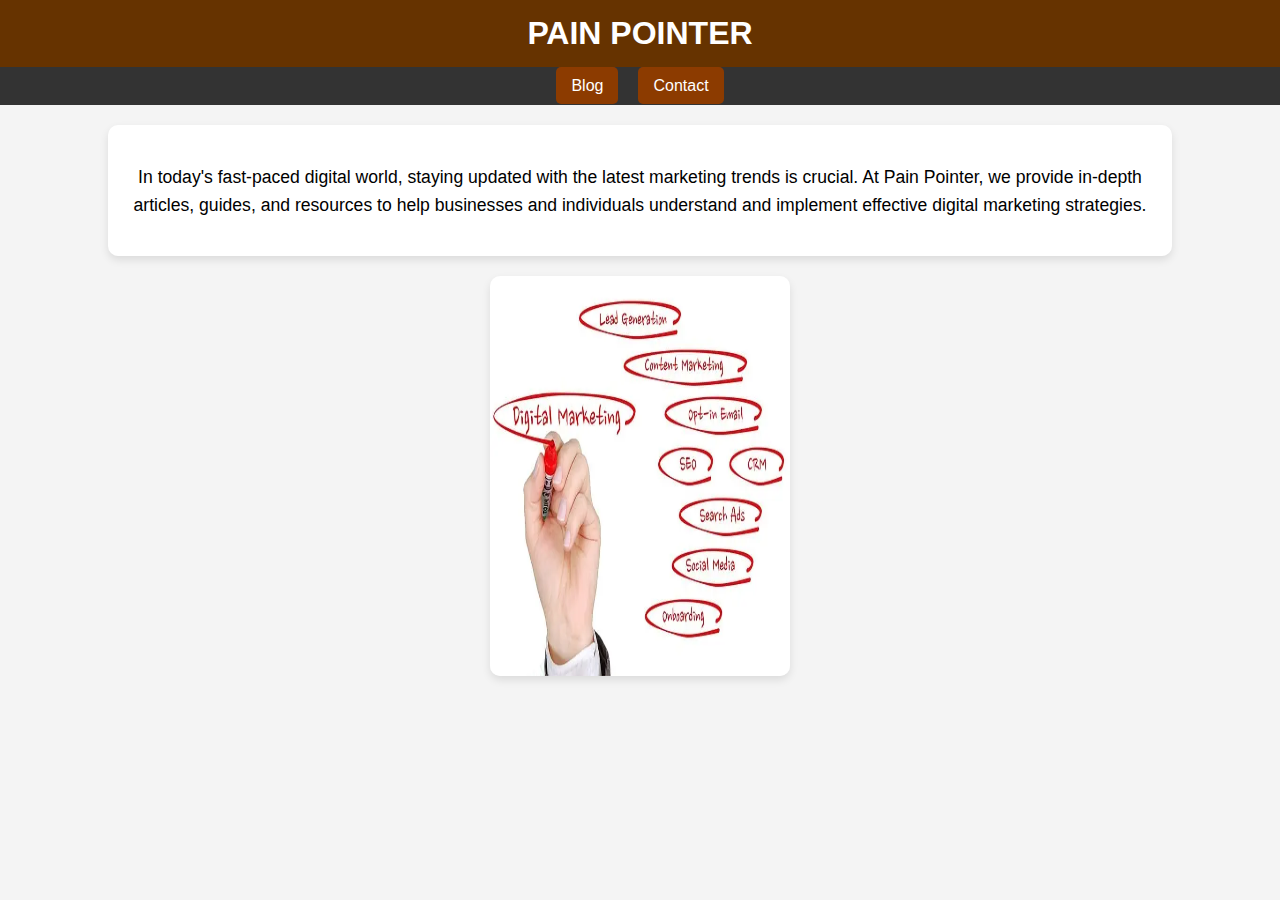
<file: index.html>
<!--<!DOCTYPE html>
<html lang="en">
  <head>
    <meta charset="UTF-8" />
    <meta name="viewport" content="width=device-width, initial-scale=1.0" />
    <title>PAIN POINTER</title>
    <link rel="stylesheet" href="style.css" />
  </head>
  <body>
  
    <h1 class=>PAIN POINTER </h1>
    <ul class="sections">
<li><a href="blog.html" target="_blank"> blog </a></li>
<!--
<li><a href="resources.html" target="_blank">resources</a></li>
<li><a href="products-page.html " target="_blank"> products</a> </li>
<li> <a href="newsletter.html" target="_blank">newsletter</a></li>
    
<li><a href="contact.html" target="_blank">contact</a> </li>



    </ul>

   <p class="intro">
     <br>In today's fast-paced digital world</br><br>staying updated with the latest marketing trends is crucial</br><br>At pain pointer, we provide in-depth articles, guides, and resources</br><br> to help businesses and individuals understand and implement effective digital marketing strategies.</br>
      
     
      </p>
      <img class="first-img" src="digital-marketing01.jpg" alt="digital-marketing" width="200px" height="200px">



  </body>
</html>-->

<!DOCTYPE html>
<html lang="en">
  <head>
    <meta charset="UTF-8" />
    <meta name="viewport" content="width=device-width, initial-scale=1.0" />
<meta name="description" content="Learn the latest digital marketing strategies, SEO, social media marketing, and more. Master online marketing skills with expert guidance and hands-on tutorials.">

    <title>Pain Pointer</title>
    <link rel="stylesheet" href="style.css" />
  </head>
  <body>
    <!-- Header Section -->
    <header>
      <h1>PAIN POINTER</h1>
    </header>

    <!-- Navigation Section -->
    <nav>
      <ul class="sections">
        <li><a href="blog.html" target="_blank">Blog</a></li>
        <!-- Uncomment these if needed -->
        <!-- <li><a href="resources.html" target="_blank">Resources</a></li> -->
        <!-- <li><a href="products-page.html" target="_blank">Products</a></li> -->
        <!-- <li><a href="newsletter.html" target="_blank">Newsletter</a></li> -->
        <li><a href="contact.html" target="_blank">Contact</a></li>
      </ul>
    </nav>

    <!-- Introduction Section -->
    <section class="intro">
      <p>
        In today's fast-paced digital world, staying updated with the latest
        marketing trends is crucial. At Pain Pointer, we provide in-depth
        articles, guides, and resources to help businesses and individuals
        understand and implement effective digital marketing strategies.
      </p>
    </section>

    <!-- Image Section -->
    <section class="image-section">
      <img
        class="first-img"
        src="digital-marketing.webp"
        alt="Digital Marketing"
width="600"
height="400"
      />
    </section>
  </body>
</html>
</file>
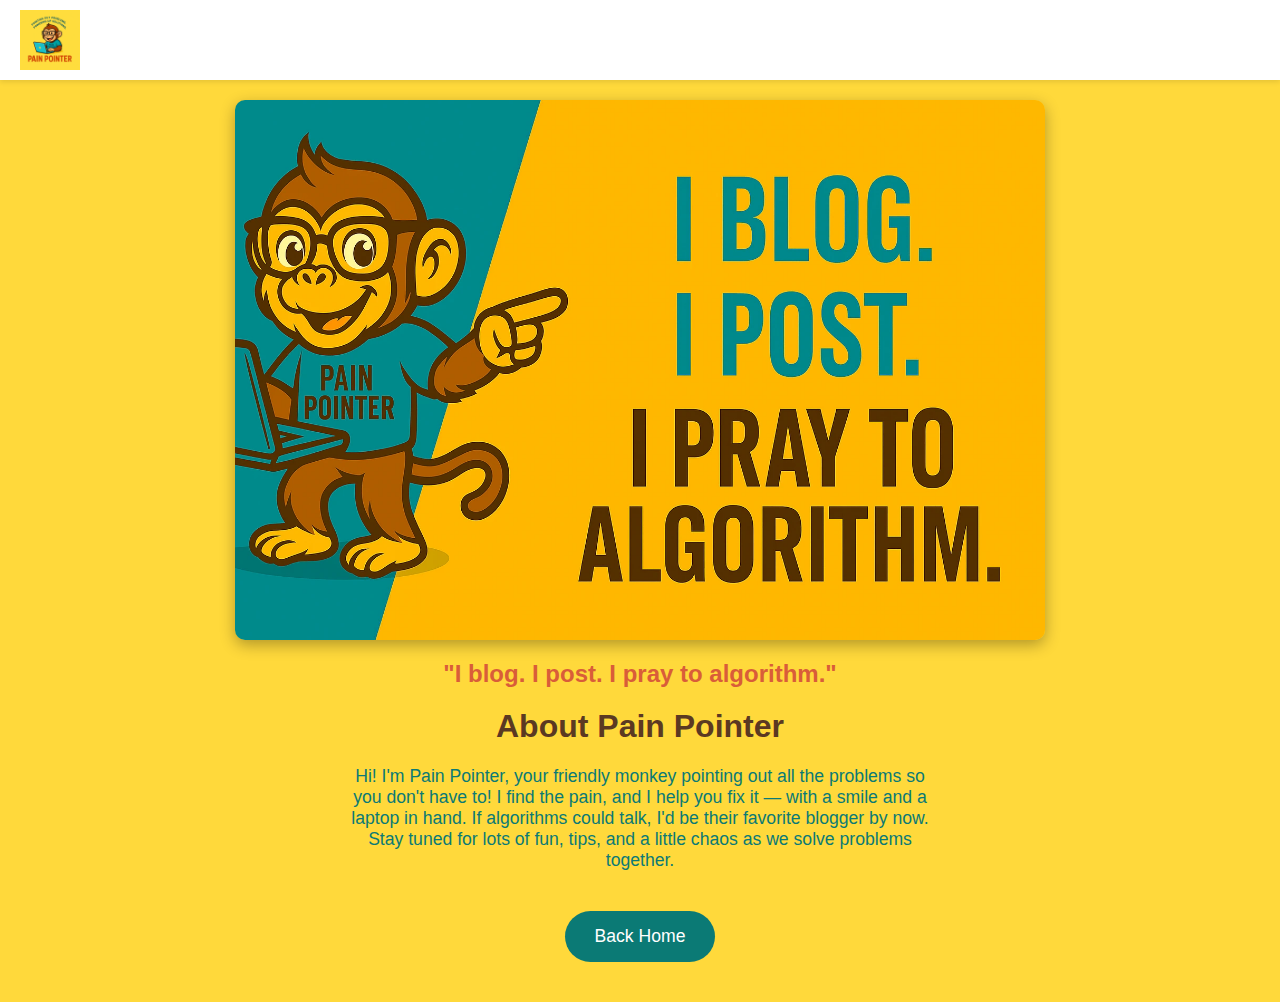
<file: aboutme.html>
<!DOCTYPE html>
<html lang="en">
  <head>
<script>(function(w,d,s,l,i){w[l]=w[l]||[];w[l].push({'gtm.start':
new Date().getTime(),event:'gtm.js'});var f=d.getElementsByTagName(s)[0],
j=d.createElement(s),dl=l!='dataLayer'?'&l='+l:'';j.async=true;j.src=
'https://www.googletagmanager.com/gtm.js?id='+i+dl;f.parentNode.insertBefore(j,f);
})(window,document,'script','dataLayer','GTM-56FCSZBX');</script>
    <meta charset="UTF-8" />
    <meta name="viewport" content="width=device-width, initial-scale=1" />
    <title>About Me - Pain Pointer</title>
    <style>
      /* Funny color combination */
      :root {
        --yellow: #ffd93b;
        --teal: #0b7a75;
        --orange: #d95d39;
        --dark-brown: #5b3922;
        --white: #fff;
      }

      * {
        box-sizing: border-box;
      }

      body {
        margin: 0;
        font-family: "Comic Sans MS", cursive, sans-serif;
        background: var(--yellow);
        color: var(--teal);
        display: flex;
        flex-direction: column;
        min-height: 100vh;
      }

      header {
        display: flex;
        align-items: center;
        padding: 10px 20px;
        background: var(--white);
        box-shadow: 0 2px 5px rgba(0, 0, 0, 0.1);
      }

      header img {
        height: 60px;
        width: 60px;
      }

      main {
        flex-grow: 1;
        display: flex;
        flex-direction: column;
        align-items: center;
        padding: 20px;
        text-align: center;
      }

      main img.cover {
        max-height: 60vh;
        max-width: 90vw;
        object-fit: contain;
        margin-bottom: 20px;
        border-radius: 10px;
        box-shadow: 0 5px 15px rgba(0, 0, 0, 0.3);
      }

      h1 {
        margin-top: 0;
        color: var(--dark-brown);
      }

      p {
        max-width: 600px;
        font-size: 1.1rem;
        margin: 0 auto 40px auto;
        color: var(--teal);
      }

      .funny-quote {
        font-size: 1.5rem;
        font-weight: bold;
        color: var(--orange);
        margin-bottom: 20px;
      }

      button.back-home {
        background: var(--teal);
        color: var(--white);
        border: none;
        padding: 15px 30px;
        border-radius: 30px;
        font-size: 1.1rem;
        cursor: pointer;
        transition: background 0.3s ease;
        margin-bottom: 20px;
      }

      button.back-home:hover {
        background: var(--dark-brown);
      }

      @media (max-width: 600px) {
        .funny-quote {
          font-size: 1.2rem;
        }

        p {
          font-size: 1rem;
        }

        button.back-home {
          width: 80%;
        }
      }
    </style>
  </head>
  <body>
<noscript><iframe src="https://www.googletagmanager.com/ns.html?id=GTM-56FCSZBX"
height="0" width="0" style="display:none;visibility:hidden"></iframe></noscript>
    <header>
      <img src="logo.webp" alt="Pain Pointer Logo" />
    </header>
    <main>
      <img src="coverpic.webp" alt="Pain Pointer Cover" class="cover" />
      <div class="funny-quote">"I blog. I post. I pray to algorithm."</div>
      <h1>About Pain Pointer</h1>
      <p>
        Hi! I'm Pain Pointer, your friendly monkey pointing out all the problems
        so you don't have to! I find the pain, and I help you fix it — with a
        smile and a laptop in hand. If algorithms could talk, I'd be their
        favorite blogger by now. Stay tuned for lots of fun, tips, and a little
        chaos as we solve problems together.
      </p>
      <button class="back-home" onclick="window.location.href='index.html'">
        Back Home
      </button>
    </main>
  </body>
</html>
</file>
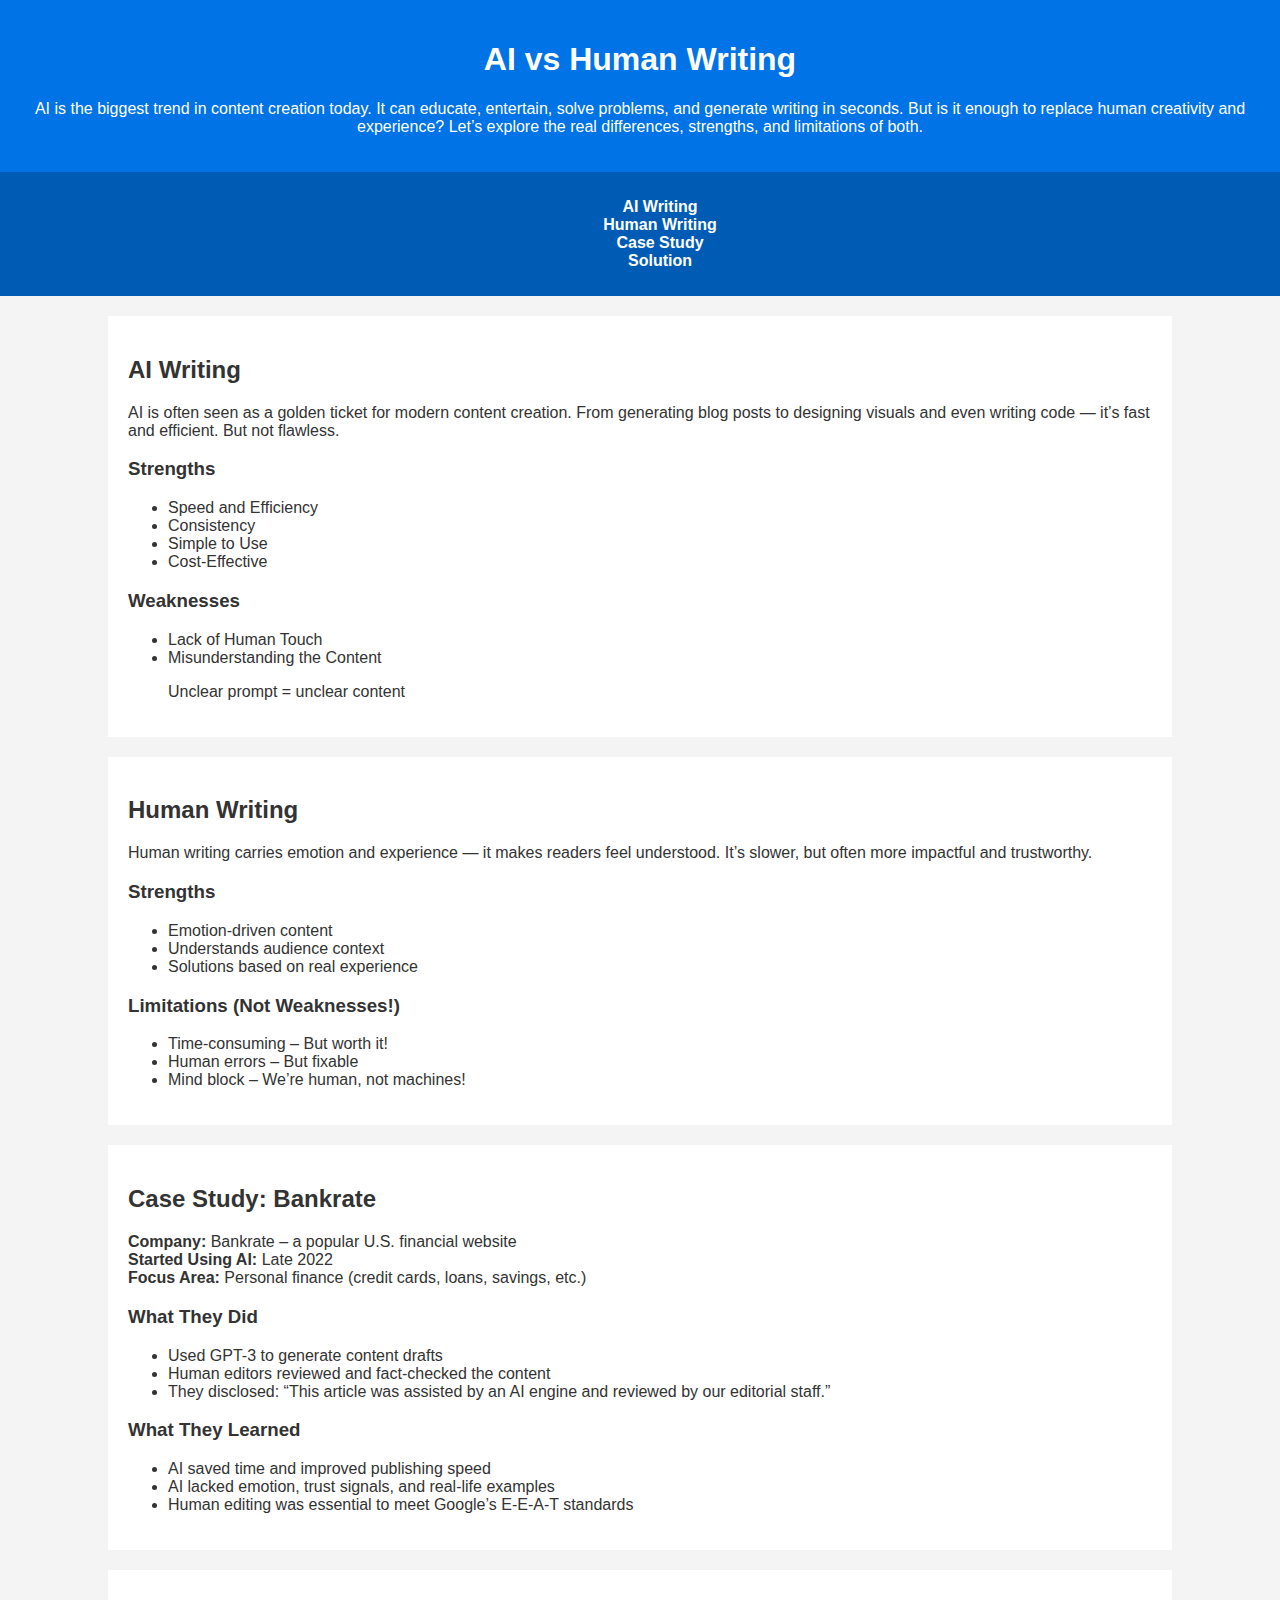
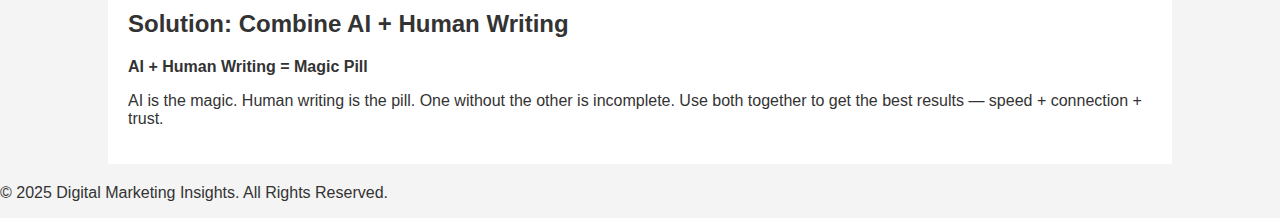
<file: aivshumanwriting.html>
<!DOCTYPE html>
<html lang="en">
  <head>
    <meta charset="UTF-8" />
    <meta name="viewport" content="width=device-width, initial-scale=1.0" />
    <meta
      name="description"
      content="Explore the strengths and weaknesses of AI vs Human Writing through a detailed case study and actionable insights."
    />
    <meta
      name="keywords"
      content="AI writing, Human writing, content creation, SEO, case study, Bankrate, digital marketing"
    />
    <title>AI vs Human Writing</title>
    <link rel="stylesheet" href="seo.css" />
    <style>
      html {
        scroll-behavior: smooth;
      }
    </style>
  </head>
  <body>
    <header>
      <h1>AI vs Human Writing</h1>
      <p>
        AI is the biggest trend in content creation today. It can educate,
        entertain, solve problems, and generate writing in seconds. But is it
        enough to replace human creativity and experience? Let’s explore the
        real differences, strengths, and limitations of both.
      </p>
    </header>

    <nav>
      <ul>
        <li><a href="#ai-writing">AI Writing</a></li>
        <li><a href="#human-writing">Human Writing</a></li>
        <li><a href="#case-study">Case Study</a></li>
        <li><a href="#solution">Solution</a></li>
      </ul>
    </nav>

    <section id="ai-writing">
      <h2>AI Writing</h2>
      <p>
        AI is often seen as a golden ticket for modern content creation. From
        generating blog posts to designing visuals and even writing code — it’s
        fast and efficient. But not flawless.
      </p>

      <h3>Strengths</h3>
      <ul>
        <li>Speed and Efficiency</li>
        <li>Consistency</li>
        <li>Simple to Use</li>
        <li>Cost-Effective</li>
      </ul>

      <h3>Weaknesses</h3>
      <ul>
        <li>Lack of Human Touch</li>
        <li>Misunderstanding the Content</li>
      </ul>
      <blockquote>Unclear prompt = unclear content</blockquote>
    </section>

    <section id="human-writing">
      <h2>Human Writing</h2>
      <p>
        Human writing carries emotion and experience — it makes readers feel
        understood. It’s slower, but often more impactful and trustworthy.
      </p>

      <h3>Strengths</h3>
      <ul>
        <li>Emotion-driven content</li>
        <li>Understands audience context</li>
        <li>Solutions based on real experience</li>
      </ul>

      <h3>Limitations (Not Weaknesses!)</h3>
      <ul>
        <li>Time-consuming – But worth it!</li>
        <li>Human errors – But fixable</li>
        <li>Mind block – We’re human, not machines!</li>
      </ul>
    </section>

    <section id="case-study">
      <h2>Case Study: Bankrate</h2>
      <p>
        <strong>Company:</strong> Bankrate – a popular U.S. financial website<br />
        <strong>Started Using AI:</strong> Late 2022<br />
        <strong>Focus Area:</strong> Personal finance (credit cards, loans,
        savings, etc.)
      </p>

      <h3>What They Did</h3>
      <ul>
        <li>Used GPT-3 to generate content drafts</li>
        <li>Human editors reviewed and fact-checked the content</li>
        <li>
          They disclosed: “This article was assisted by an AI engine and
          reviewed by our editorial staff.”
        </li>
      </ul>

      <h3>What They Learned</h3>
      <ul>
        <li>AI saved time and improved publishing speed</li>
        <li>AI lacked emotion, trust signals, and real-life examples</li>
        <li>Human editing was essential to meet Google’s E-E-A-T standards</li>
      </ul>
    </section>

    <section id="solution">
      <h2>Solution: Combine AI + Human Writing</h2>
      <p>
        <strong>AI + Human Writing = Magic Pill</strong>
      </p>
      <p>
        AI is the magic. Human writing is the pill. One without the other is
        incomplete. Use both together to get the best results — speed +
        connection + trust.
      </p>
    </section>

    <footer>
      <p>&copy; 2025 Digital Marketing Insights. All Rights Reserved.</p>
    </footer>
  </body>
</html>
</file>
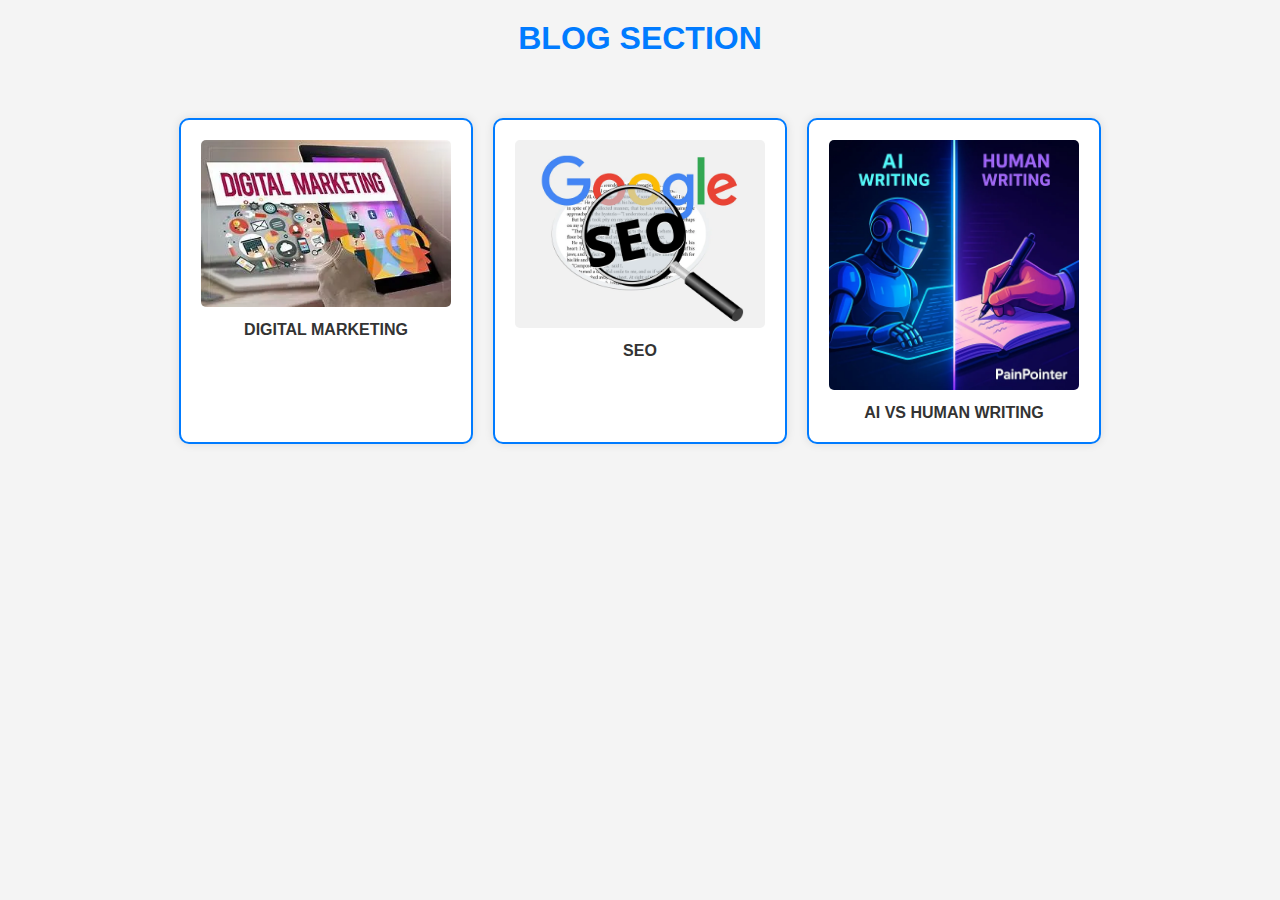
<file: blog.html>
<!DOCTYPE html>
<html lang="en">
  <head>
    <meta charset="UTF-8" />
    <meta name="viewport" content="width=device-width, initial-scale=1.0" />
    <title>blog section</title>

    <link rel="stylesheet" href="blog.css" />
  </head>
  <body>
    <h1>BLOG SECTION</h1>
    <section>
      <!-- <img src="digital marketing blog image.jpg" alt="digital marketing" /><a
        href="digital-marketing .html"
        >DIGITAL MARKETING</a
      >
      <img src="seo image.webp" alt="seo" height="250px" width="250px" />
      <a href="seo.html">SEO</a>-->

      <section>
        <div class="blog-item">
          <img src="blog1.webp" alt="Digital-Marketing" />
          <a href="digital-marketing.html">DIGITAL MARKETING</a>
        </div>
        <div class="blog-item">
          <img src="blog2.webp" alt="SEO" />
          <a href="seo.html">SEO</a>
        </div>
 <div class="blog-item">
          <img src="aivshumanwriting.webp" alt="ai-vs-human-writing"/>
          <a href="aivshumanwriting.html"> AI VS HUMAN WRITING </a>


        </div>
      </section>
    </section>
  </body>
</html>
</file>
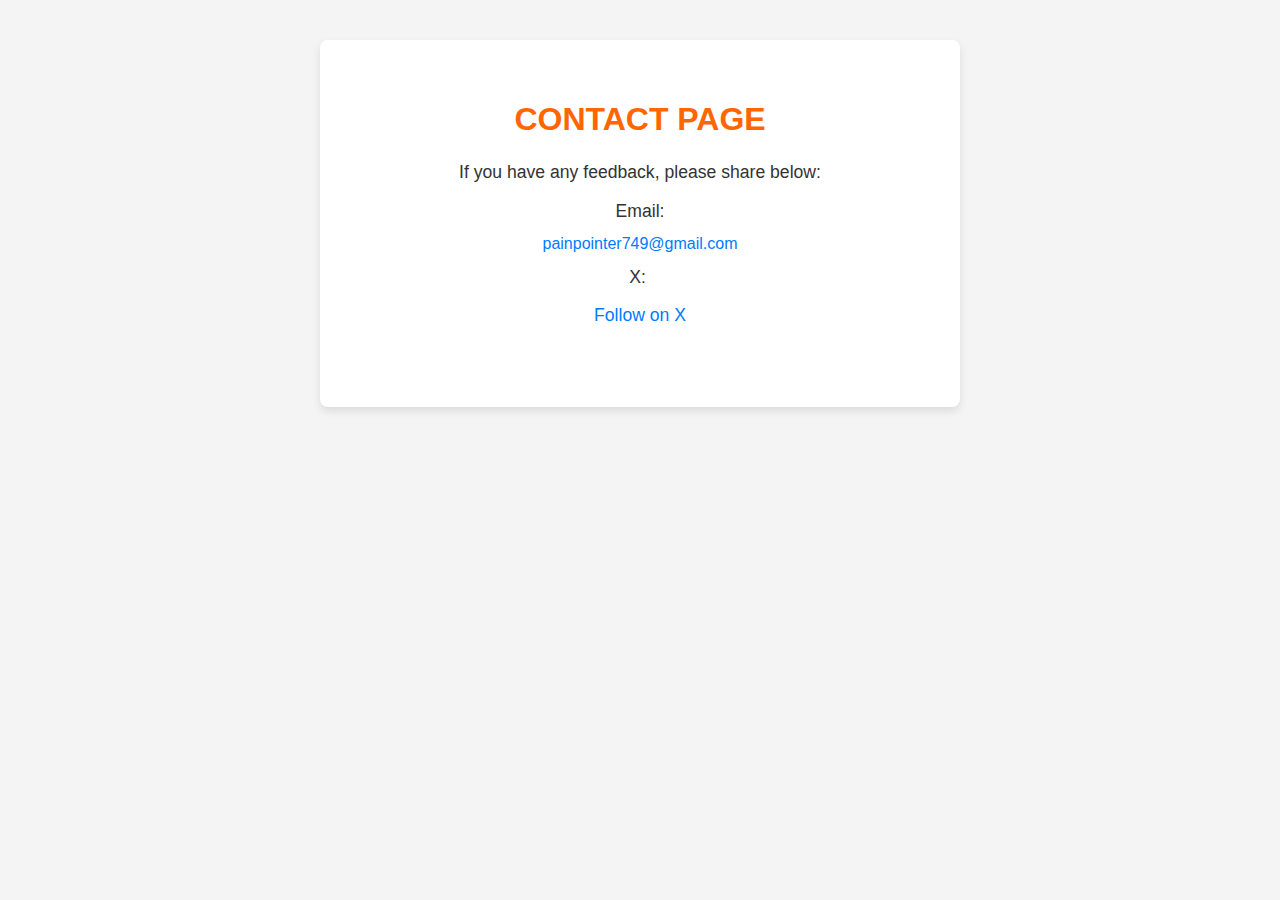
<file: contact.html>
<!--<!DOCTYPE html>
<html lang="en">
<head>
  <meta charset="UTF-8">
  <meta name="viewport" content="width=device-width, initial-scale=1.0">
  <title>contact page </title>
  <link rel="stylesheet" href="contact.css"/>
</head>
<p>
  <h1> CONTACT PAGE </h1>
 <p> if you have  any feedback please share &downarrow; </p>
 <p> Email A/C: painpointer749@gmail.com </p>
 <p> my twitter A/C</p>
</body>
</html>

<!DOCTYPE html>
<html lang="en">
  <head>
    <meta charset="UTF-8" />
    <meta name="viewport" content="width=device-width, initial-scale=1.0" />
    <title>Contact Page</title>
    <link rel="stylesheet" href="contact.css" />
  </head>
  <body>
    <section class="contact-page">
      <h1>CONTACT PAGE</h1>
      <p>If you have any feedback, please share below:</p>
      <p>
        Email:
        <a href="mailto:painpointer749@gmail.com">painpointer749@gmail.com</a>
      </p>
      <p>
        Twitter:
        <a
          href="https://x.com/painpointer749?t=5DEO2ihlFT0tdWtGv_2zog&s=09"
          target="_blank"
          class="twitter-link"
        >
          <!-- Twitter Icon (SVG) 
          <svg
            xmlns="http://www.w3.org/2000/svg"
            width="24"
            height="24"
            fill="#1DA1F2"
            viewBox="0 0 24 24"
          >
            <path
              d="M24 4.557a9.83 9.83 0 0 1-2.828.775 4.93 4.93 0 0 0 2.165-2.724c-.951.555-2.005.959-3.127 1.184a4.916 4.916 0 0 0-8.38 4.482C7.691 8.094 4.066 6.13 1.64 3.161c-.542.93-.85 2.01-.85 3.161 0 2.189 1.11 4.114 2.795 5.245a4.897 4.897 0 0 1-2.229-.616c-.054 2.281 1.581 4.415 3.949 4.89a4.935 4.935 0 0 1-2.224.085 4.92 4.92 0 0 0 4.6 3.417A9.868 9.868 0 0 1 0 19.54a13.94 13.94 0 0 0 7.548 2.212c9.142 0 14.307-7.721 13.995-14.646A9.936 9.936 0 0 0 24 4.557z"
            ></path>
          </svg>
          Follow on X
        </a>
      </p>
    </section>
  </body>
</html>-->
<!DOCTYPE html>
<html lang="en">
  <head>
    <meta charset="UTF-8" />
    <meta name="viewport" content="width=device-width, initial-scale=1.0" />
    <title>Contact Page</title>
    <link rel="stylesheet" href="contact.css" />
  </head>
  <body>
    <section class="contact-page">
      <h1>CONTACT PAGE</h1>
      <p>If you have any feedback, please share below:</p>
      <p>
      <p> Email:</p> <!-- Email:-->
        <a href="mailto:painpointer749@gmail.com">painpointer749@gmail.com</a>
      </p>
      <p>
        X:
        <a
          href="https://x.com/painpointer749?t=5DEO2ihlFT0tdWtGv_2zog&s=09"
          target="_blank"
          class="x-link"
        >
          <!-- New X Icon (SVG) 
          <svg
            xmlns="http://www.w3.org/2000/svg"
            width="24"
            height="24"
            fill="#000"
            viewBox="0 0 24 24"
          >-->
            <path
              d="M18.3 5.71a1 1 0 0 0-1.41 0L12 10.59 7.11 5.7A1 1 0 1 0 5.7 7.11L10.59 12l-4.89 4.89a1 1 0 1 0 1.41 1.41L12 13.41l4.89 4.89a1 1 0 0 0 1.41-1.41L13.41 12l4.89-4.89a1 1 0 0 0 0-1.4z"
            ></path>
          </svg>
        <p>  Follow on X</p> 
        </a>
      </p>
    </section>
  </body>
</html>
</file>
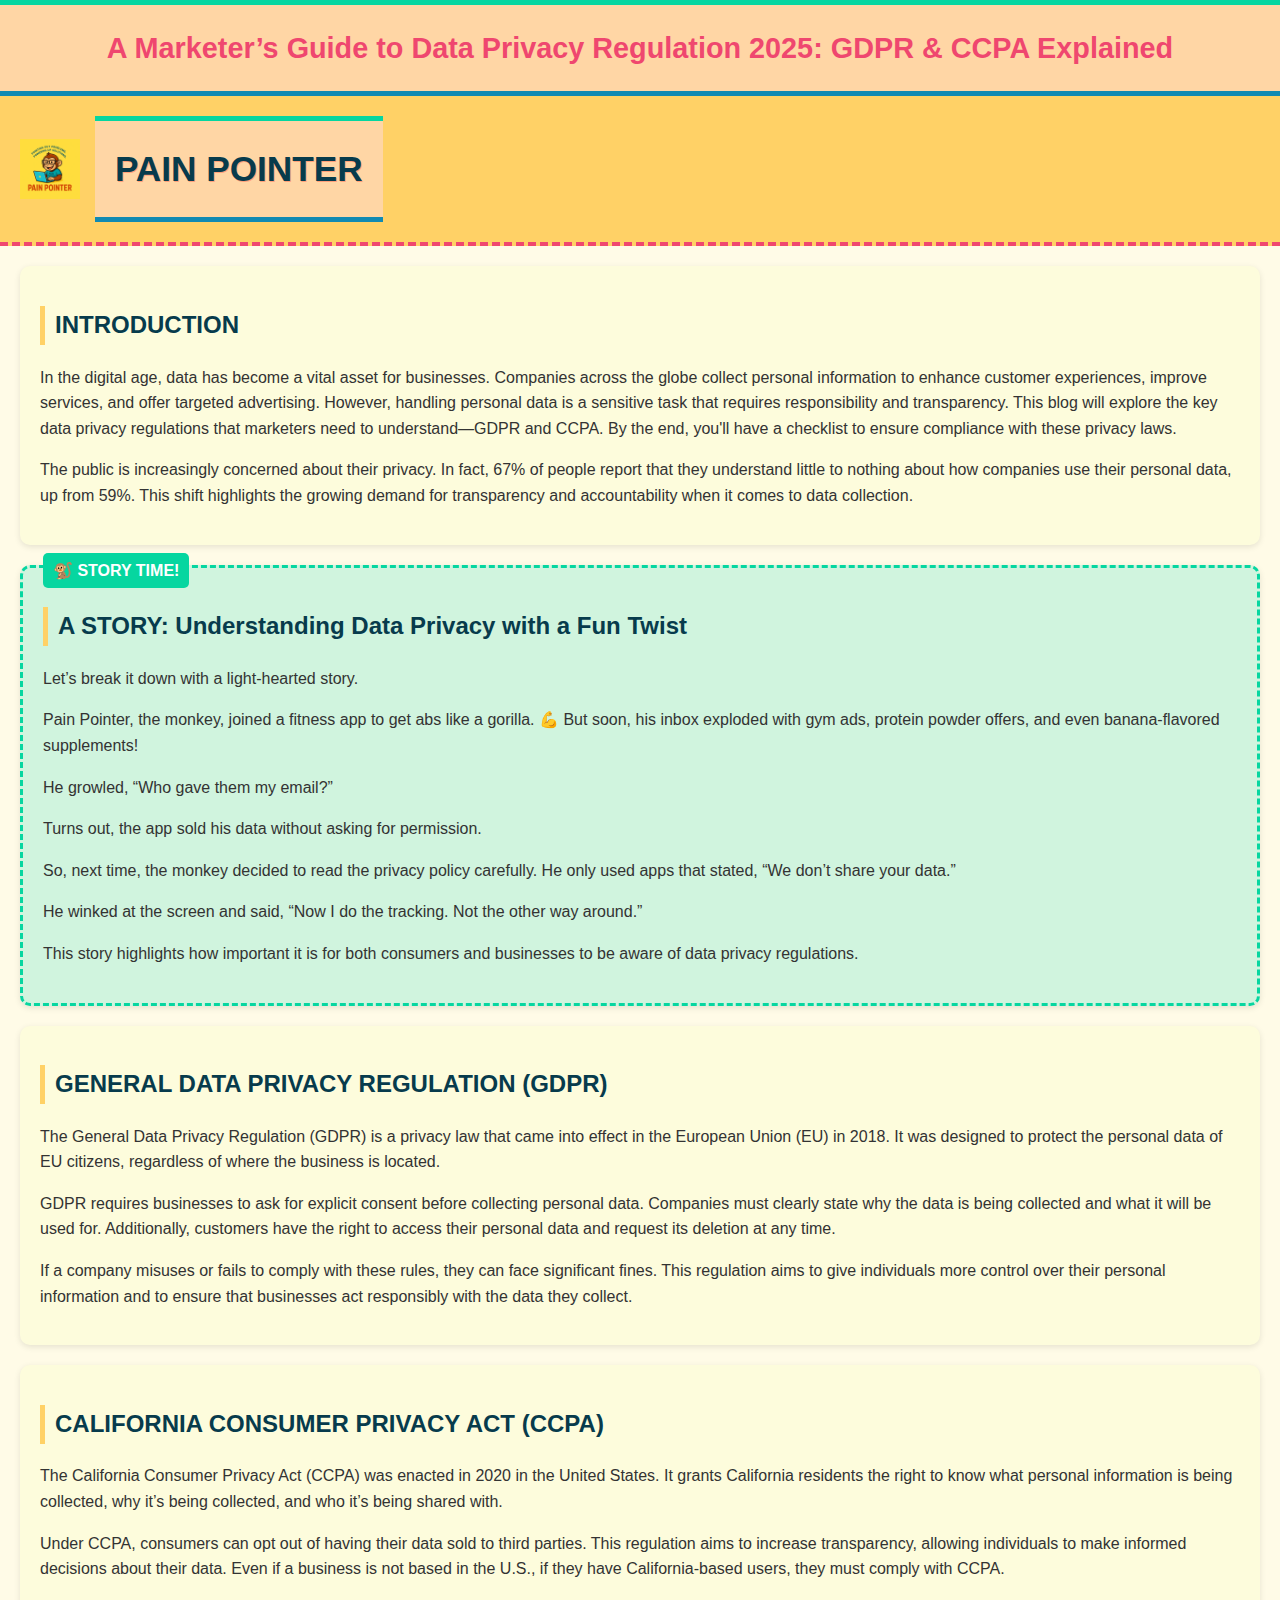
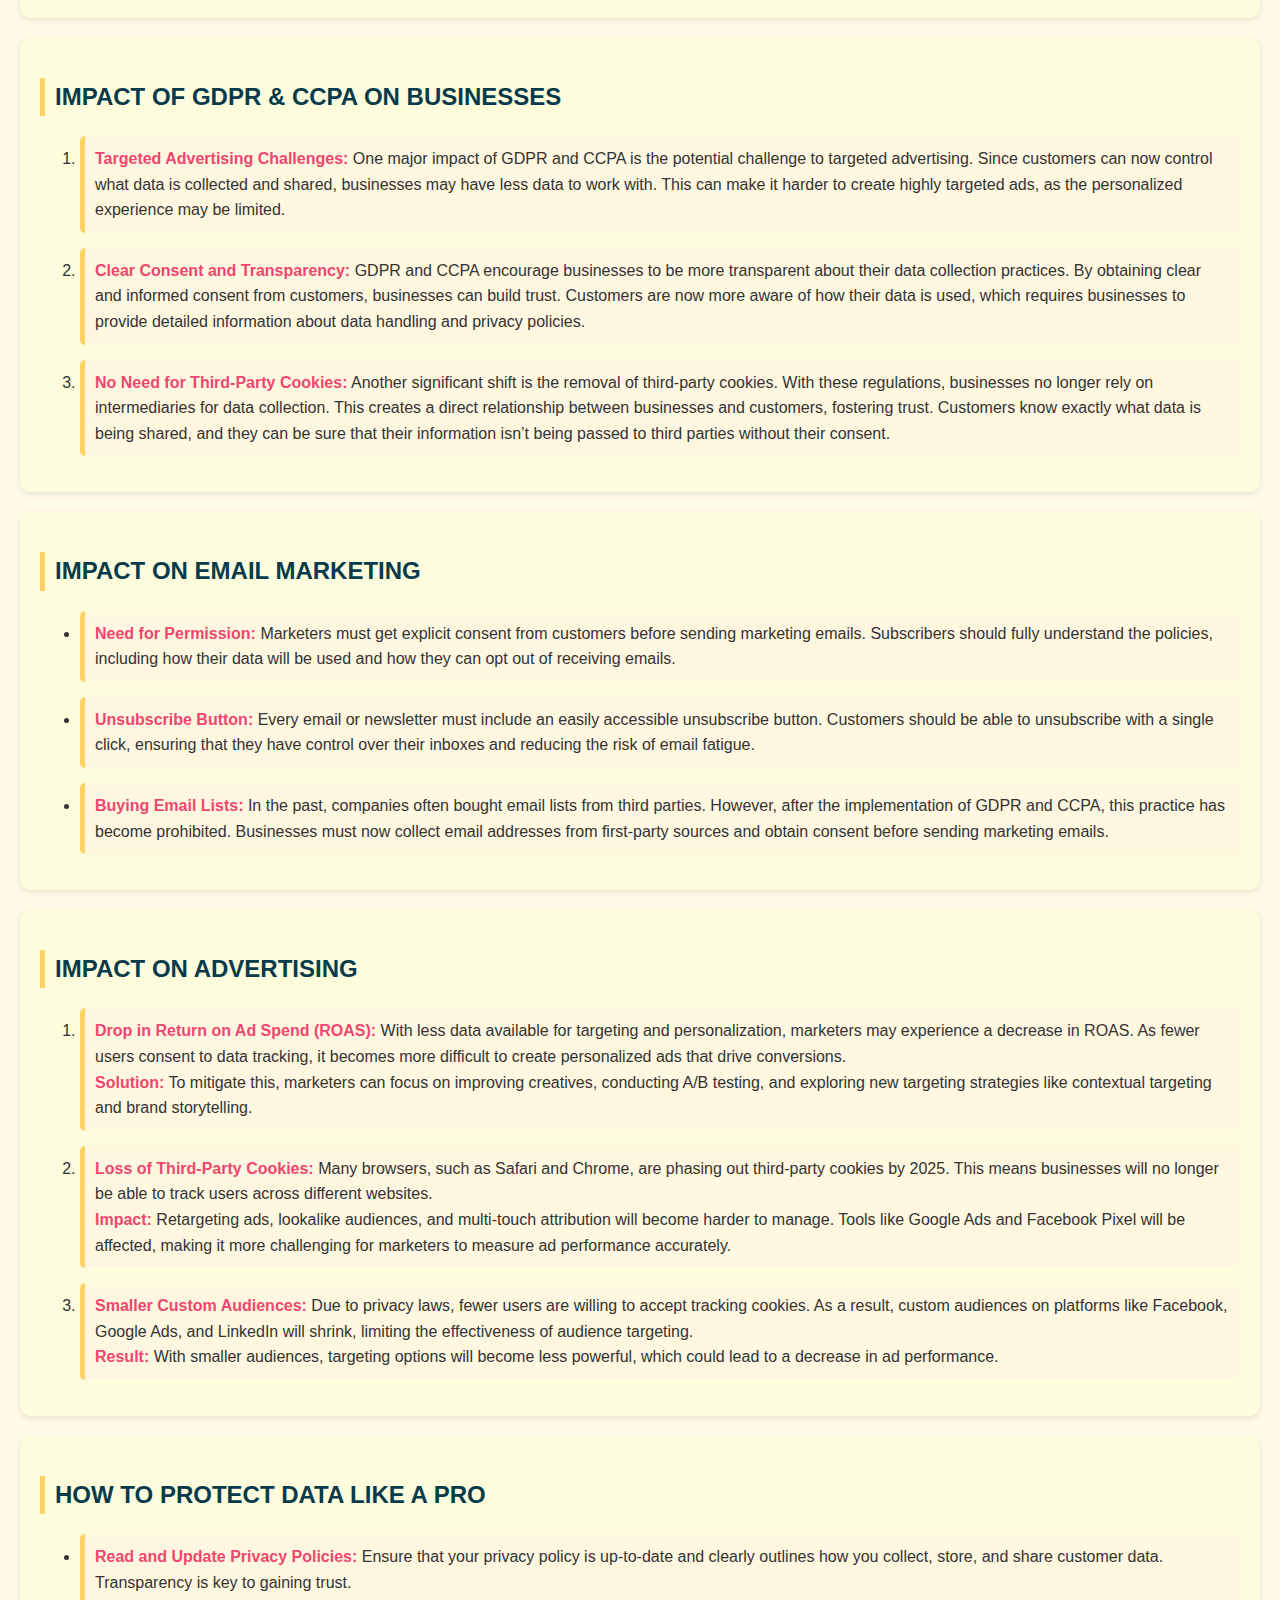
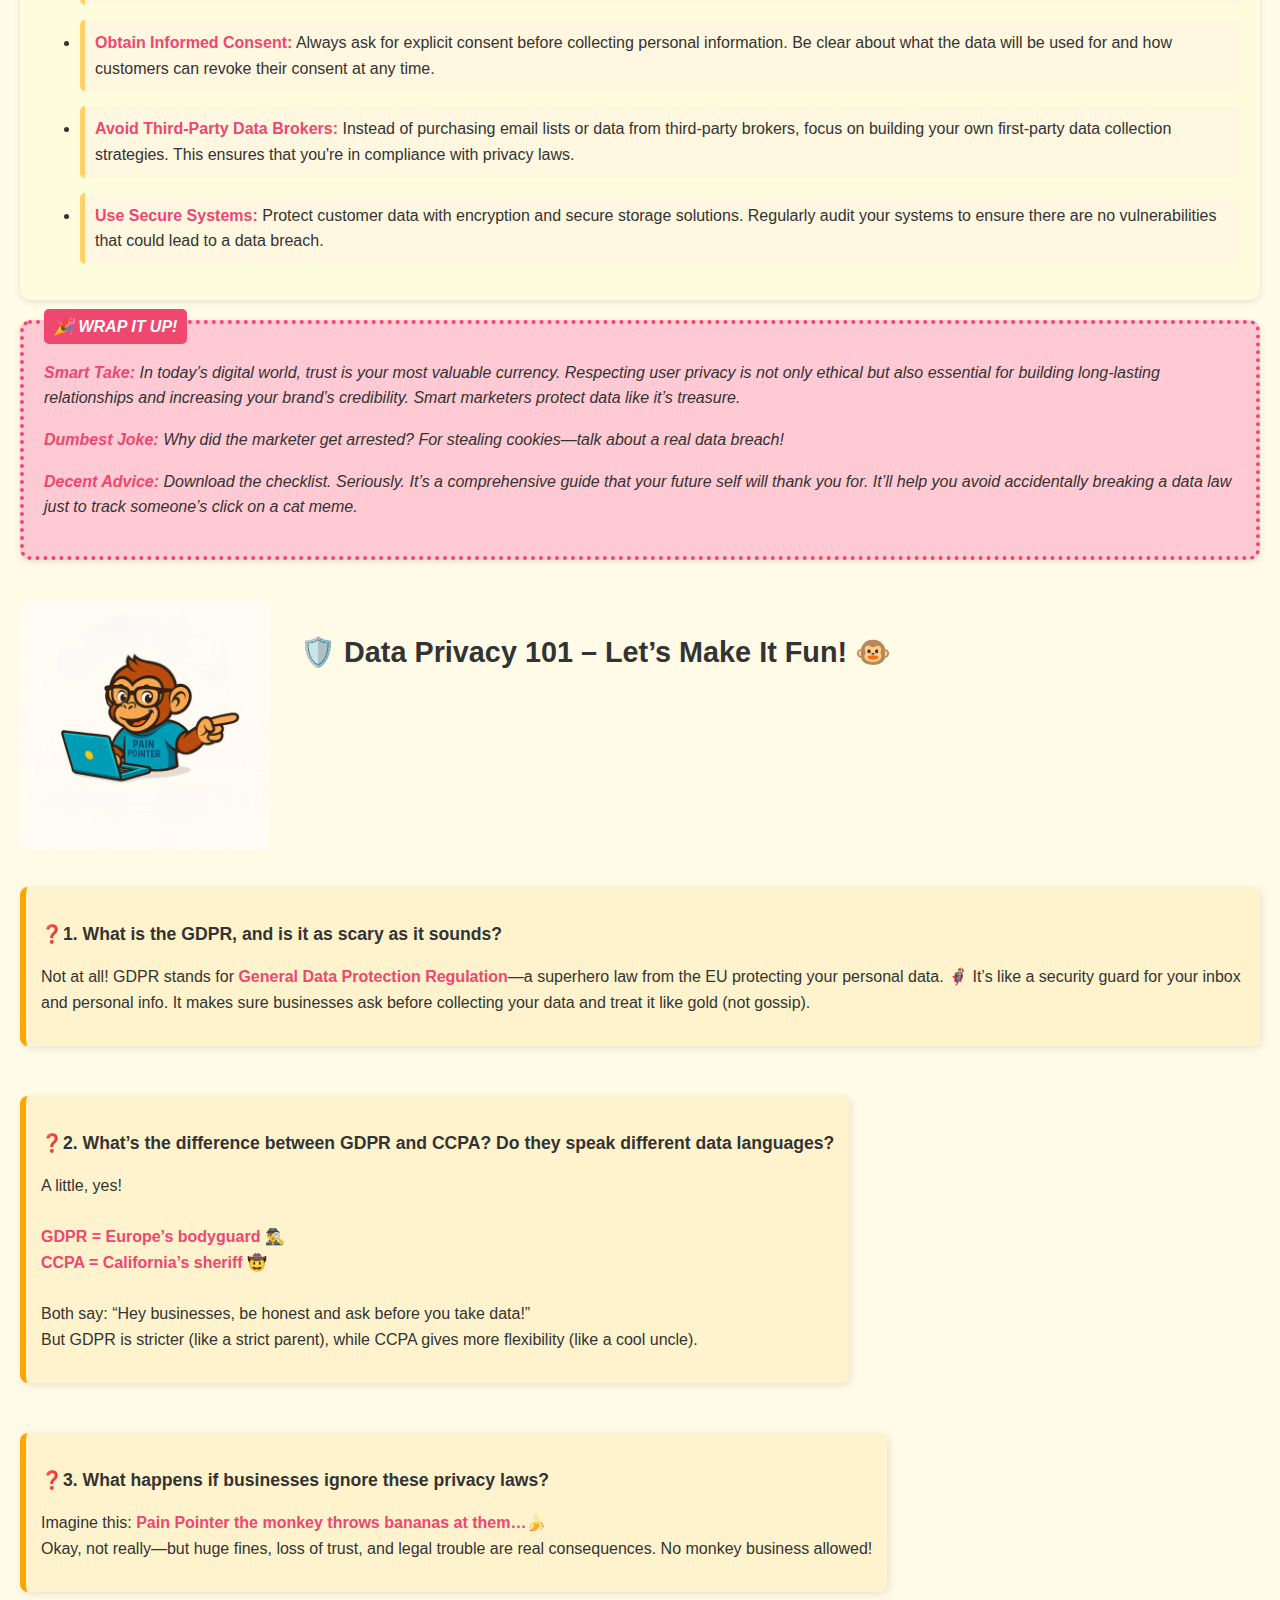
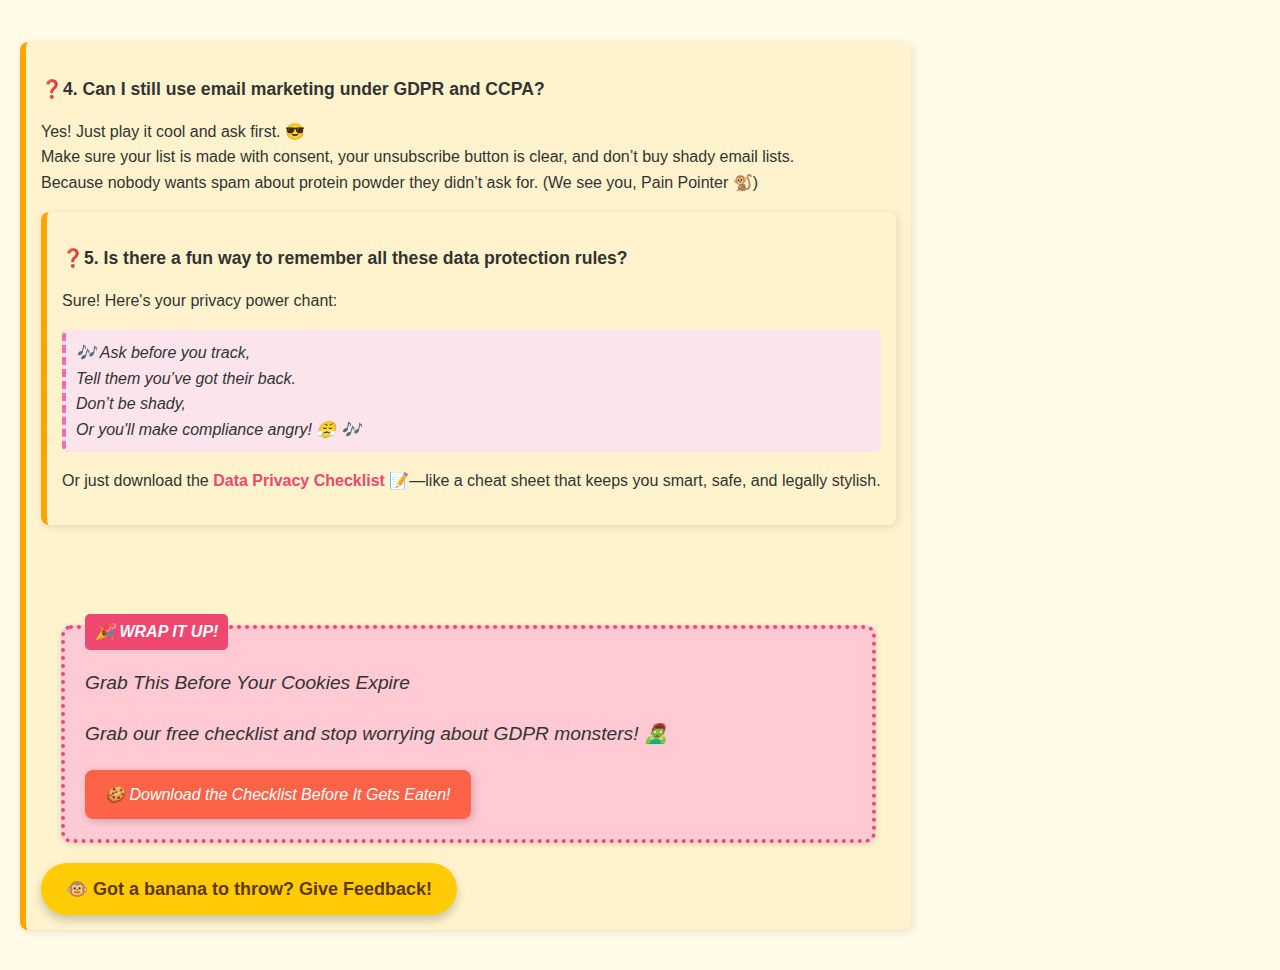
<file: dataprivacyblog.html>
<!DOCTYPE html>
<html lang="en">
  <head>
    <meta charset="UTF-8" />
    <meta name="viewport" content="width=device-width, initial-scale=1.0" />
    <meta
      name="description"
      content="Learn about GDPR and CCPA regulations, how they impact marketing, and how businesses can stay compliant. Protect your data and improve your marketing strategies with privacy regulations."
    />
    <meta
      name="keywords"
      content="GDPR, CCPA, data privacy, marketing regulations, personal data protection, email marketing, advertising, targeted ads, consumer privacy, privacy policy"
    />
    <meta name="author" content=" Pain Pointer" />
    <meta
      property="og:title"
      content="A Marketer’s Guide to Data Privacy Regulation 2025: GDPR & CCPA Explained"
    />
    <meta
      property="og:description"
      content="Understand how GDPR and CCPA affect digital marketing strategies, including targeted ads, email marketing, and data protection. Learn practical tips for compliance."
    />
    <meta property="og:image" content="URL_to_image_here" />
    <!-- Add image URL for social sharing -->
    <meta property="og:url" content="URL_to_blog_post_here" />
    <!-- Add the URL of your blog post -->
    <meta name="twitter:card" content="summary_large_image" />
    <meta
      name="twitter:title"
      content="A Marketer’s Guide to Data Privacy Regulation 2025: GDPR & CCPA Explained"
    />
    <meta
      name="twitter:description"
      content="Learn how GDPR and CCPA impact digital marketing and how to comply with these privacy regulations for better consumer trust."
    />
    <meta name="twitter:image" content="URL_to_image_here" />
    <!-- Add image URL for Twitter -->
    <title>
      A Marketer’s Guide to Data Privacy Regulation 2025: GDPR & CCPA Explained
    </title>

    <link rel="stylesheet" href="dataprivacyblog.css" />
  </head>
  <body>
    <header>
      <h1>
        A Marketer’s Guide to Data Privacy Regulation 2025: GDPR & CCPA
        Explained
      </h1>
      <header class="site-header">
        <img src="logo.webp" alt="Pain Pointer Logo" class="logo" />
        <h1>PAIN POINTER</h1>
      </header>
    </header>

    <section>
      <h2>INTRODUCTION</h2>
      <p>
        In the digital age, data has become a vital asset for businesses.
        Companies across the globe collect personal information to enhance
        customer experiences, improve services, and offer targeted advertising.
        However, handling personal data is a sensitive task that requires
        responsibility and transparency. This blog will explore the key data
        privacy regulations that marketers need to understand—GDPR and CCPA. By
        the end, you'll have a checklist to ensure compliance with these privacy
        laws.
      </p>
      <p>
        The public is increasingly concerned about their privacy. In fact, 67%
        of people report that they understand little to nothing about how
        companies use their personal data, up from 59%. This shift highlights
        the growing demand for transparency and accountability when it comes to
        data collection.
      </p>
    </section>

    <section>
      <h2>A STORY: Understanding Data Privacy with a Fun Twist</h2>
      <p>Let’s break it down with a light-hearted story.</p>
      <p>
        Pain Pointer, the monkey, joined a fitness app to get abs like a
        gorilla. 💪 But soon, his inbox exploded with gym ads, protein powder
        offers, and even banana-flavored supplements!
      </p>
      <p>He growled, “Who gave them my email?”</p>
      <p>Turns out, the app sold his data without asking for permission.</p>
      <p>
        So, next time, the monkey decided to read the privacy policy carefully.
        He only used apps that stated, “We don’t share your data.”
      </p>
      <p>
        He winked at the screen and said, “Now I do the tracking. Not the other
        way around.”
      </p>
      <p>
        This story highlights how important it is for both consumers and
        businesses to be aware of data privacy regulations.
      </p>
    </section>

    <section>
      <h2>GENERAL DATA PRIVACY REGULATION (GDPR)</h2>
      <p>
        The General Data Privacy Regulation (GDPR) is a privacy law that came
        into effect in the European Union (EU) in 2018. It was designed to
        protect the personal data of EU citizens, regardless of where the
        business is located.
      </p>
      <p>
        GDPR requires businesses to ask for explicit consent before collecting
        personal data. Companies must clearly state why the data is being
        collected and what it will be used for. Additionally, customers have the
        right to access their personal data and request its deletion at any
        time.
      </p>
      <p>
        If a company misuses or fails to comply with these rules, they can face
        significant fines. This regulation aims to give individuals more control
        over their personal information and to ensure that businesses act
        responsibly with the data they collect.
      </p>
    </section>

    <section>
      <h2>CALIFORNIA CONSUMER PRIVACY ACT (CCPA)</h2>
      <p>
        The California Consumer Privacy Act (CCPA) was enacted in 2020 in the
        United States. It grants California residents the right to know what
        personal information is being collected, why it’s being collected, and
        who it’s being shared with.
      </p>
      <p>
        Under CCPA, consumers can opt out of having their data sold to third
        parties. This regulation aims to increase transparency, allowing
        individuals to make informed decisions about their data. Even if a
        business is not based in the U.S., if they have California-based users,
        they must comply with CCPA.
      </p>
    </section>

    <section>
      <h2>IMPACT OF GDPR & CCPA ON BUSINESSES</h2>
      <ol>
        <li>
          <strong>Targeted Advertising Challenges:</strong> One major impact of
          GDPR and CCPA is the potential challenge to targeted advertising.
          Since customers can now control what data is collected and shared,
          businesses may have less data to work with. This can make it harder to
          create highly targeted ads, as the personalized experience may be
          limited.
        </li>
        <li>
          <strong>Clear Consent and Transparency:</strong> GDPR and CCPA
          encourage businesses to be more transparent about their data
          collection practices. By obtaining clear and informed consent from
          customers, businesses can build trust. Customers are now more aware of
          how their data is used, which requires businesses to provide detailed
          information about data handling and privacy policies.
        </li>
        <li>
          <strong>No Need for Third-Party Cookies:</strong> Another significant
          shift is the removal of third-party cookies. With these regulations,
          businesses no longer rely on intermediaries for data collection. This
          creates a direct relationship between businesses and customers,
          fostering trust. Customers know exactly what data is being shared, and
          they can be sure that their information isn’t being passed to third
          parties without their consent.
        </li>
      </ol>
    </section>

    <section>
      <h2>IMPACT ON EMAIL MARKETING</h2>
      <ul>
        <li>
          <strong>Need for Permission:</strong> Marketers must get explicit
          consent from customers before sending marketing emails. Subscribers
          should fully understand the policies, including how their data will be
          used and how they can opt out of receiving emails.
        </li>
        <li>
          <strong>Unsubscribe Button:</strong> Every email or newsletter must
          include an easily accessible unsubscribe button. Customers should be
          able to unsubscribe with a single click, ensuring that they have
          control over their inboxes and reducing the risk of email fatigue.
        </li>
        <li>
          <strong>Buying Email Lists:</strong> In the past, companies often
          bought email lists from third parties. However, after the
          implementation of GDPR and CCPA, this practice has become prohibited.
          Businesses must now collect email addresses from first-party sources
          and obtain consent before sending marketing emails.
        </li>
      </ul>
    </section>

    <section>
      <h2>IMPACT ON ADVERTISING</h2>
      <ol>
        <li>
          <strong>Drop in Return on Ad Spend (ROAS):</strong> With less data
          available for targeting and personalization, marketers may experience
          a decrease in ROAS. As fewer users consent to data tracking, it
          becomes more difficult to create personalized ads that drive
          conversions. <br /><strong>Solution:</strong> To mitigate this,
          marketers can focus on improving creatives, conducting A/B testing,
          and exploring new targeting strategies like contextual targeting and
          brand storytelling.
        </li>
        <li>
          <strong>Loss of Third-Party Cookies:</strong> Many browsers, such as
          Safari and Chrome, are phasing out third-party cookies by 2025. This
          means businesses will no longer be able to track users across
          different websites. <br /><strong>Impact:</strong> Retargeting ads,
          lookalike audiences, and multi-touch attribution will become harder to
          manage. Tools like Google Ads and Facebook Pixel will be affected,
          making it more challenging for marketers to measure ad performance
          accurately.
        </li>
        <li>
          <strong>Smaller Custom Audiences:</strong> Due to privacy laws, fewer
          users are willing to accept tracking cookies. As a result, custom
          audiences on platforms like Facebook, Google Ads, and LinkedIn will
          shrink, limiting the effectiveness of audience targeting.
          <br /><strong>Result:</strong> With smaller audiences, targeting
          options will become less powerful, which could lead to a decrease in
          ad performance.
        </li>
      </ol>
    </section>

    <section>
      <h2>HOW TO PROTECT DATA LIKE A PRO</h2>
      <ul>
        <li>
          <strong>Read and Update Privacy Policies:</strong> Ensure that your
          privacy policy is up-to-date and clearly outlines how you collect,
          store, and share customer data. Transparency is key to gaining trust.
        </li>
        <li>
          <strong>Obtain Informed Consent:</strong> Always ask for explicit
          consent before collecting personal information. Be clear about what
          the data will be used for and how customers can revoke their consent
          at any time.
        </li>
        <li>
          <strong>Avoid Third-Party Data Brokers:</strong> Instead of purchasing
          email lists or data from third-party brokers, focus on building your
          own first-party data collection strategies. This ensures that you're
          in compliance with privacy laws.
        </li>
        <li>
          <strong>Use Secure Systems:</strong> Protect customer data with
          encryption and secure storage solutions. Regularly audit your systems
          to ensure there are no vulnerabilities that could lead to a data
          breach.
        </li>
      </ul>
    </section>

    <section>
      <!---- <h2>WRAP IT UP</h2>--->
      <p>
        <strong>Smart Take:</strong> In today’s digital world, trust is your
        most valuable currency. Respecting user privacy is not only ethical but
        also essential for building long-lasting relationships and increasing
        your brand’s credibility. Smart marketers protect data like it’s
        treasure.
      </p>
      <p>
        <strong>Dumbest Joke:</strong> Why did the marketer get arrested? For
        stealing cookies—talk about a real data breach!
      </p>
      <p>
        <strong>Decent Advice:</strong> Download the checklist. Seriously. It’s
        a comprehensive guide that your future self will thank you for. It’ll
        help you avoid accidentally breaking a data law just to track someone’s
        click on a cat meme.
      </p>
    </section>

  </div>
  <div class="privacy-section">
    <div class="image-box">
      <img src="faq-image.webp" alt="Pain Pointer Monkey" />
    </div>
    <p id="TOPIC">🛡️ Data Privacy 101 – Let’s Make It Fun! 🐵</p>

    <div class="faq">
      <p class="questions">
        ❓1. What is the GDPR, and is it as scary as it sounds?
      </p>
      <p>
        Not at all! GDPR stands for
        <strong>General Data Protection Regulation</strong>—a superhero law from
        the EU protecting your personal data. 🦸‍♂️ It’s like a security guard for
        your inbox and personal info. It makes sure businesses ask before
        collecting your data and treat it like gold (not gossip).
      </p>
    </div>

    <div class="faq">
      <p class="questions">
        ❓2. What’s the difference between GDPR and CCPA? Do they speak
        different data languages?
      </p>
      <p>
        A little, yes!<br /><br />
        <strong>GDPR = Europe’s bodyguard 🕵️‍♂️</strong><br />
        <strong>CCPA = California’s sheriff 🤠</strong><br /><br />
        Both say: “Hey businesses, be honest and ask before you take data!”<br />
        But GDPR is stricter (like a strict parent), while CCPA gives more
        flexibility (like a cool uncle).
      </p>
    </div>

    <div class="faq">
      <p class="questions">
        ❓3. What happens if businesses ignore these privacy laws?
      </p>
      <p>
        Imagine this:
        <strong>Pain Pointer the monkey throws bananas at them…🍌</strong><br />
        Okay, not really—but huge fines, loss of trust, and legal trouble are
        real consequences. No monkey business allowed!
      </p>
    </div>

    <div class="faq">
      <p class="questions">
        ❓4. Can I still use email marketing under GDPR and CCPA?
      </p>
      <p>
        Yes! Just play it cool and ask first. 😎<br />
        Make sure your list is made with consent, your unsubscribe button is
        clear, and don’t buy shady email lists.<br />
        Because nobody wants spam about protein powder they didn’t ask for. (We
        see you, Pain Pointer 🐒)
      </p>
    

    <div class="faq">
      <p class="questions">
        ❓5. Is there a fun way to remember all these data protection rules?
      </p>
      <p>Sure! Here's your privacy power chant:</p>
      <div class="chant">
        🎶 Ask before you track,<br />
        Tell them you’ve got their back.<br />
        Don’t be shady,<br />
        Or you'll make compliance angry! 😤 🎶
      </div>
      <p>
        Or just download the <strong>Data Privacy Checklist</strong> 📝—like a
        cheat sheet that keeps you smart, safe, and legally stylish.
      </p>
    </div>

   

    <section class="download-section">
      <p>Grab This Before Your Cookies Expire</p>
      <p>Grab our free checklist and stop worrying about GDPR monsters! 🧟‍♂️</p>

      <a
        href="DATA-PRIVACY.pdf"
        download="DATA-PRIVACY.pdf"
        class="download-btn"
      >
        🍪 Download the Checklist Before It Gets Eaten!
      </a>
    </section>

    <button id="feedbackBtn">🐵 Got a banana to throw? Give Feedback!</button>

    <!-- Feedback Modal -->
    <div id="feedbackModal" class="modal">
      <div class="modal-content">
        <span class="close">&times;</span>
        <h2>🍌 Got feedback? Throw your banana here!</h2>
        <form id="contactForm" action="https://formsubmit.co/painpointer749@gmail.com" method="POST">
          <input type="hidden" name="_next" value="thankyou.html">

          <textarea name="Feedback" placeholder="Write your thoughts here..." rows="5" required></textarea>
          <br />
          <button type="submit" class="submitBtn">Send Banana 🍌</button>
        </form>
      </div>
    </div>
  
    <script>
      const modal = document.getElementById("feedbackModal");
      const btn = document.getElementById("feedbackBtn");
      const closeBtn = document.querySelector(".close");
  
      btn.onclick = () => modal.style.display = "flex";
      closeBtn.onclick = () => modal.style.display = "none";
      window.onclick = (e) => {
        if (e.target === modal) modal.style.display = "none";
      };
    </script>
  </body>
</html>
</file>
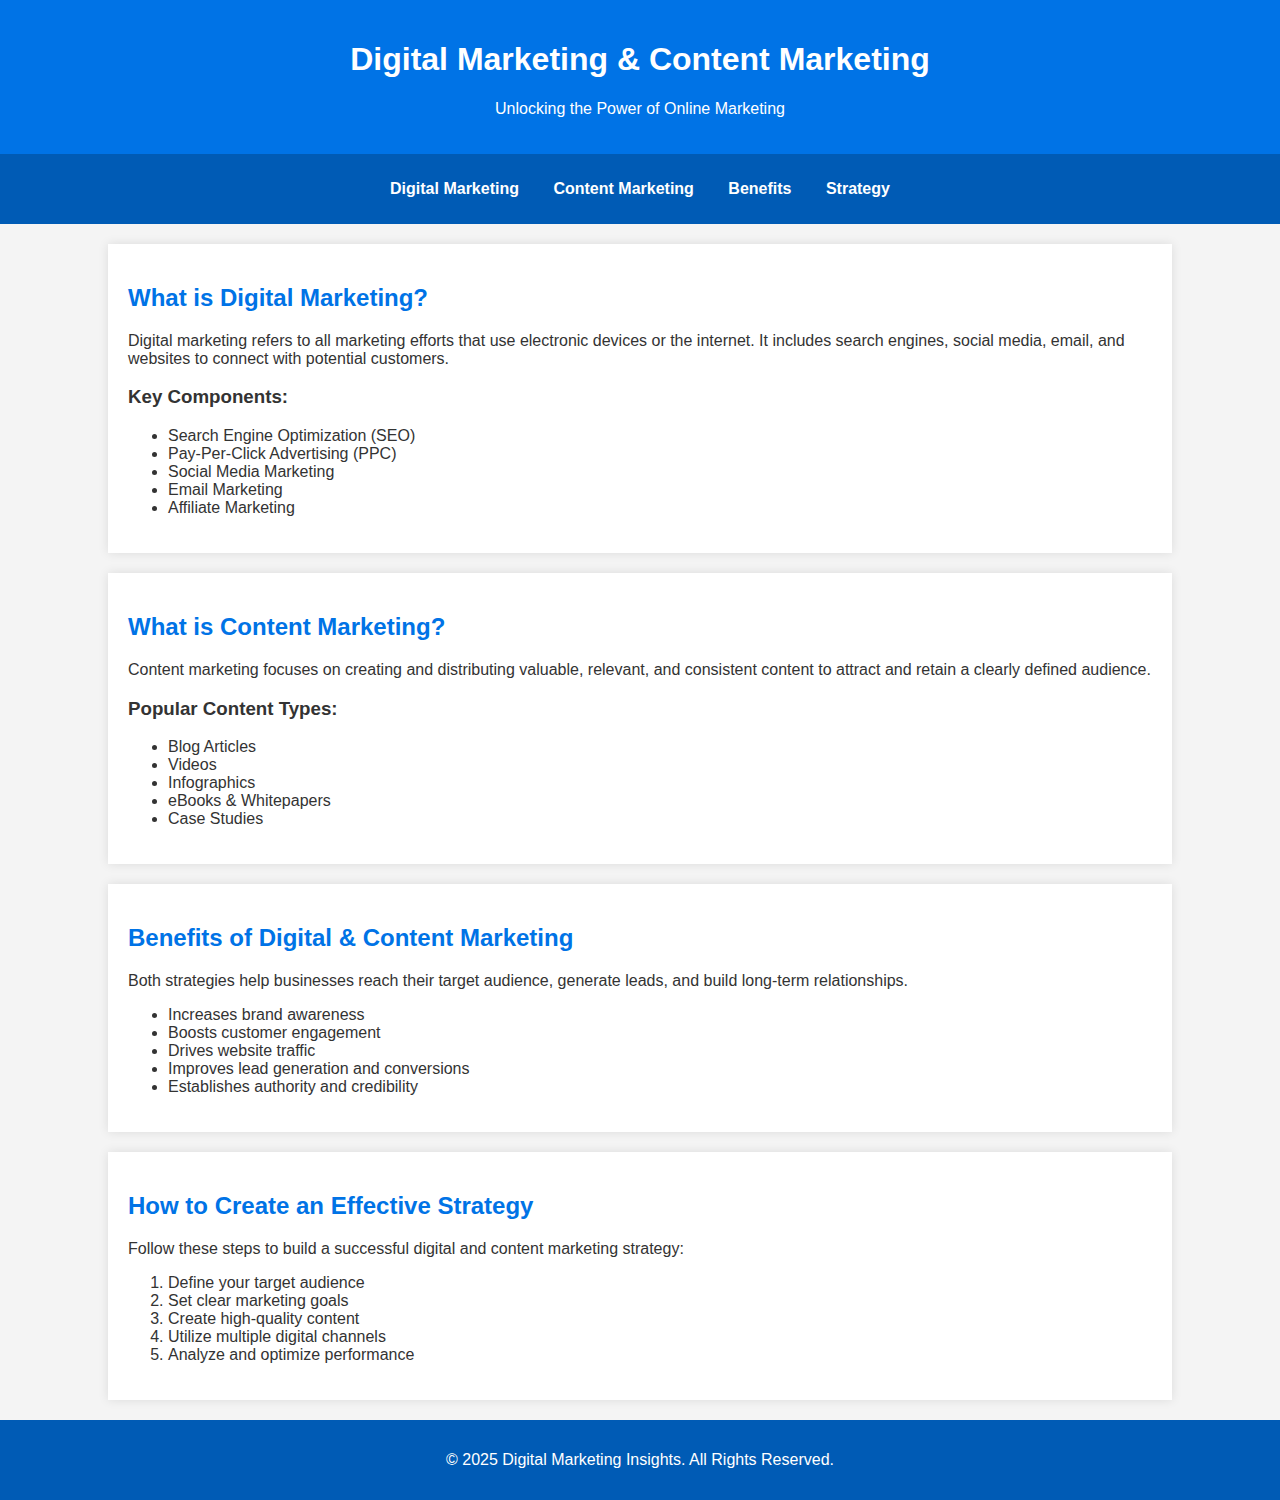
<file: digital-marketing .html>
<!DOCTYPE html>
<html lang="en">
  <head>
    <meta charset="UTF-8" />
    <meta name="viewport" content="width=device-width, initial-scale=1.0" />
    <title>Digital Marketing & Content Marketing</title>
    <link rel="stylesheet" href="digital-marketing.css" />
  </head>
  <body>
    <header>
      <h1>Digital Marketing & Content Marketing</h1>
      <p>Unlocking the Power of Online Marketing</p>
    </header>

    <nav>
      <ul>
        <li><a href="#digital-marketing">Digital Marketing</a></li>
        <li><a href="#content-marketing">Content Marketing</a></li>
        <li><a href="#benefits">Benefits</a></li>
        <li><a href="#strategy">Strategy</a></li>
      </ul>
    </nav>

    <section id="digital-marketing">
      <h2>What is Digital Marketing?</h2>
      <p>
        Digital marketing refers to all marketing efforts that use electronic
        devices or the internet. It includes search engines, social media,
        email, and websites to connect with potential customers.
      </p>
      <h3>Key Components:</h3>
      <ul>
        <li>Search Engine Optimization (SEO)</li>
        <li>Pay-Per-Click Advertising (PPC)</li>
        <li>Social Media Marketing</li>
        <li>Email Marketing</li>
        <li>Affiliate Marketing</li>
      </ul>
    </section>

    <section id="content-marketing">
      <h2>What is Content Marketing?</h2>
      <p>
        Content marketing focuses on creating and distributing valuable,
        relevant, and consistent content to attract and retain a clearly defined
        audience.
      </p>
      <h3>Popular Content Types:</h3>
      <ul>
        <li>Blog Articles</li>
        <li>Videos</li>
        <li>Infographics</li>
        <li>eBooks & Whitepapers</li>
        <li>Case Studies</li>
      </ul>
    </section>

    <section id="benefits">
      <h2>Benefits of Digital & Content Marketing</h2>
      <p>
        Both strategies help businesses reach their target audience, generate
        leads, and build long-term relationships.
      </p>
      <ul>
        <li>Increases brand awareness</li>
        <li>Boosts customer engagement</li>
        <li>Drives website traffic</li>
        <li>Improves lead generation and conversions</li>
        <li>Establishes authority and credibility</li>
      </ul>
    </section>

    <section id="strategy">
      <h2>How to Create an Effective Strategy</h2>
      <p>
        Follow these steps to build a successful digital and content marketing
        strategy:
      </p>
      <ol>
        <li>Define your target audience</li>
        <li>Set clear marketing goals</li>
        <li>Create high-quality content</li>
        <li>Utilize multiple digital channels</li>
        <li>Analyze and optimize performance</li>
      </ol>
    </section>

    <footer>
      <p>&copy; 2025 Digital Marketing Insights. All Rights Reserved.</p>
    </footer>
  </body>
</html>
</file>
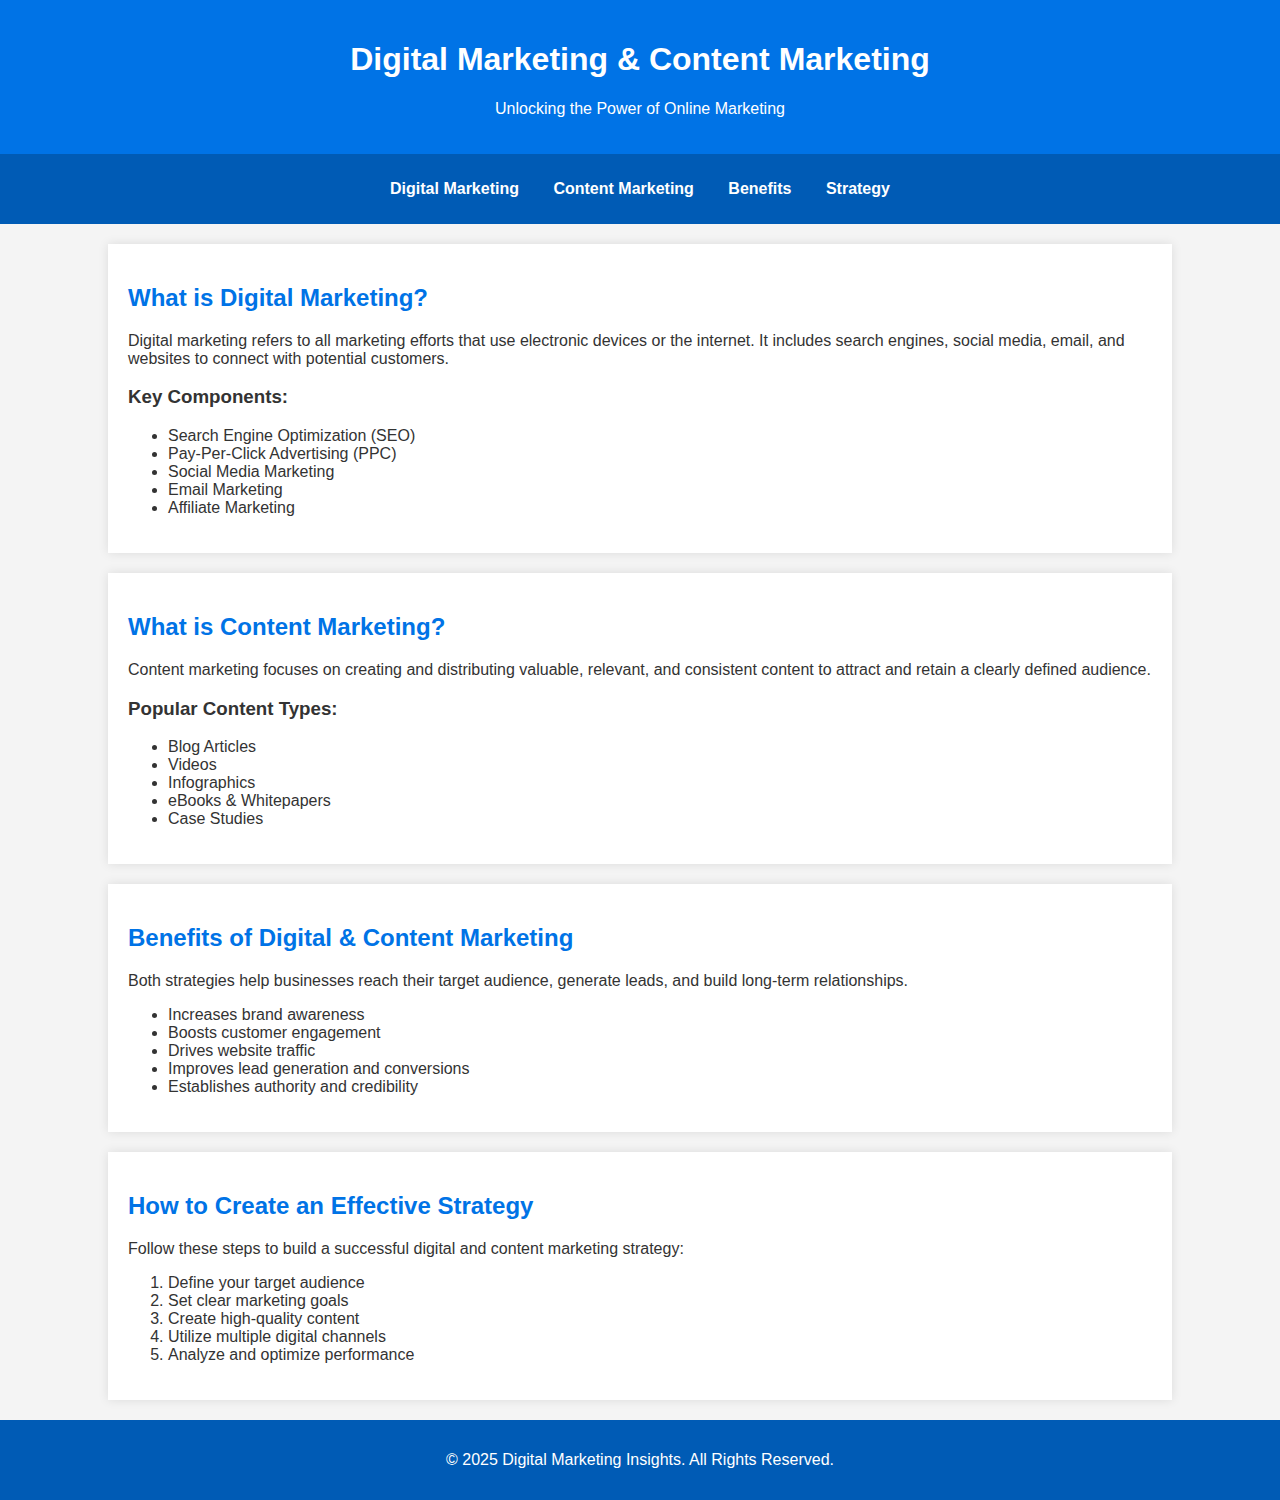
<file: digital-marketing.html>
<!DOCTYPE html>
<html lang="en">
  <head>
    <meta charset="UTF-8" />
    <meta name="viewport" content="width=device-width, initial-scale=1.0" />
<meta name="description" content="Learn the fundamentals of digital marketing, including SEO, content marketing, social media, and more. A beginner-friendly guide to online marketing success.">

    <title>Digital Marketing & Content Marketing</title>
    <link rel="stylesheet" href="digital-marketing.css" />
  </head>
  <body>
    <header>
      <h1>Digital Marketing & Content Marketing</h1>
      <p>Unlocking the Power of Online Marketing</p>
    </header>

    <nav>
      <ul>
        <li><a href="#digital-marketing">Digital Marketing</a></li>
        <li><a href="#content-marketing">Content Marketing</a></li>
        <li><a href="#benefits">Benefits</a></li>
        <li><a href="#strategy">Strategy</a></li>
      </ul>
    </nav>

    <section id="digital-marketing">
      <h2>What is Digital Marketing?</h2>
      <p>
        Digital marketing refers to all marketing efforts that use electronic
        devices or the internet. It includes search engines, social media,
        email, and websites to connect with potential customers.
      </p>
      <h3>Key Components:</h3>
      <ul>
        <li>Search Engine Optimization (SEO)</li>
        <li>Pay-Per-Click Advertising (PPC)</li>
        <li>Social Media Marketing</li>
        <li>Email Marketing</li>
        <li>Affiliate Marketing</li>
      </ul>
    </section>

    <section id="content-marketing">
      <h2>What is Content Marketing?</h2>
      <p>
        Content marketing focuses on creating and distributing valuable,
        relevant, and consistent content to attract and retain a clearly defined
        audience.
      </p>
      <h3>Popular Content Types:</h3>
      <ul>
        <li>Blog Articles</li>
        <li>Videos</li>
        <li>Infographics</li>
        <li>eBooks & Whitepapers</li>
        <li>Case Studies</li>
      </ul>
    </section>

    <section id="benefits">
      <h2>Benefits of Digital & Content Marketing</h2>
      <p>
        Both strategies help businesses reach their target audience, generate
        leads, and build long-term relationships.
      </p>
      <ul>
        <li>Increases brand awareness</li>
        <li>Boosts customer engagement</li>
        <li>Drives website traffic</li>
        <li>Improves lead generation and conversions</li>
        <li>Establishes authority and credibility</li>
      </ul>
    </section>

    <section id="strategy">
      <h2>How to Create an Effective Strategy</h2>
      <p>
        Follow these steps to build a successful digital and content marketing
        strategy:
      </p>
      <ol>
        <li>Define your target audience</li>
        <li>Set clear marketing goals</li>
        <li>Create high-quality content</li>
        <li>Utilize multiple digital channels</li>
        <li>Analyze and optimize performance</li>
      </ol>
    </section>

    <footer>
      <p>&copy; 2025 Digital Marketing Insights. All Rights Reserved.</p>
    </footer>
  </body>
</html>
</file>
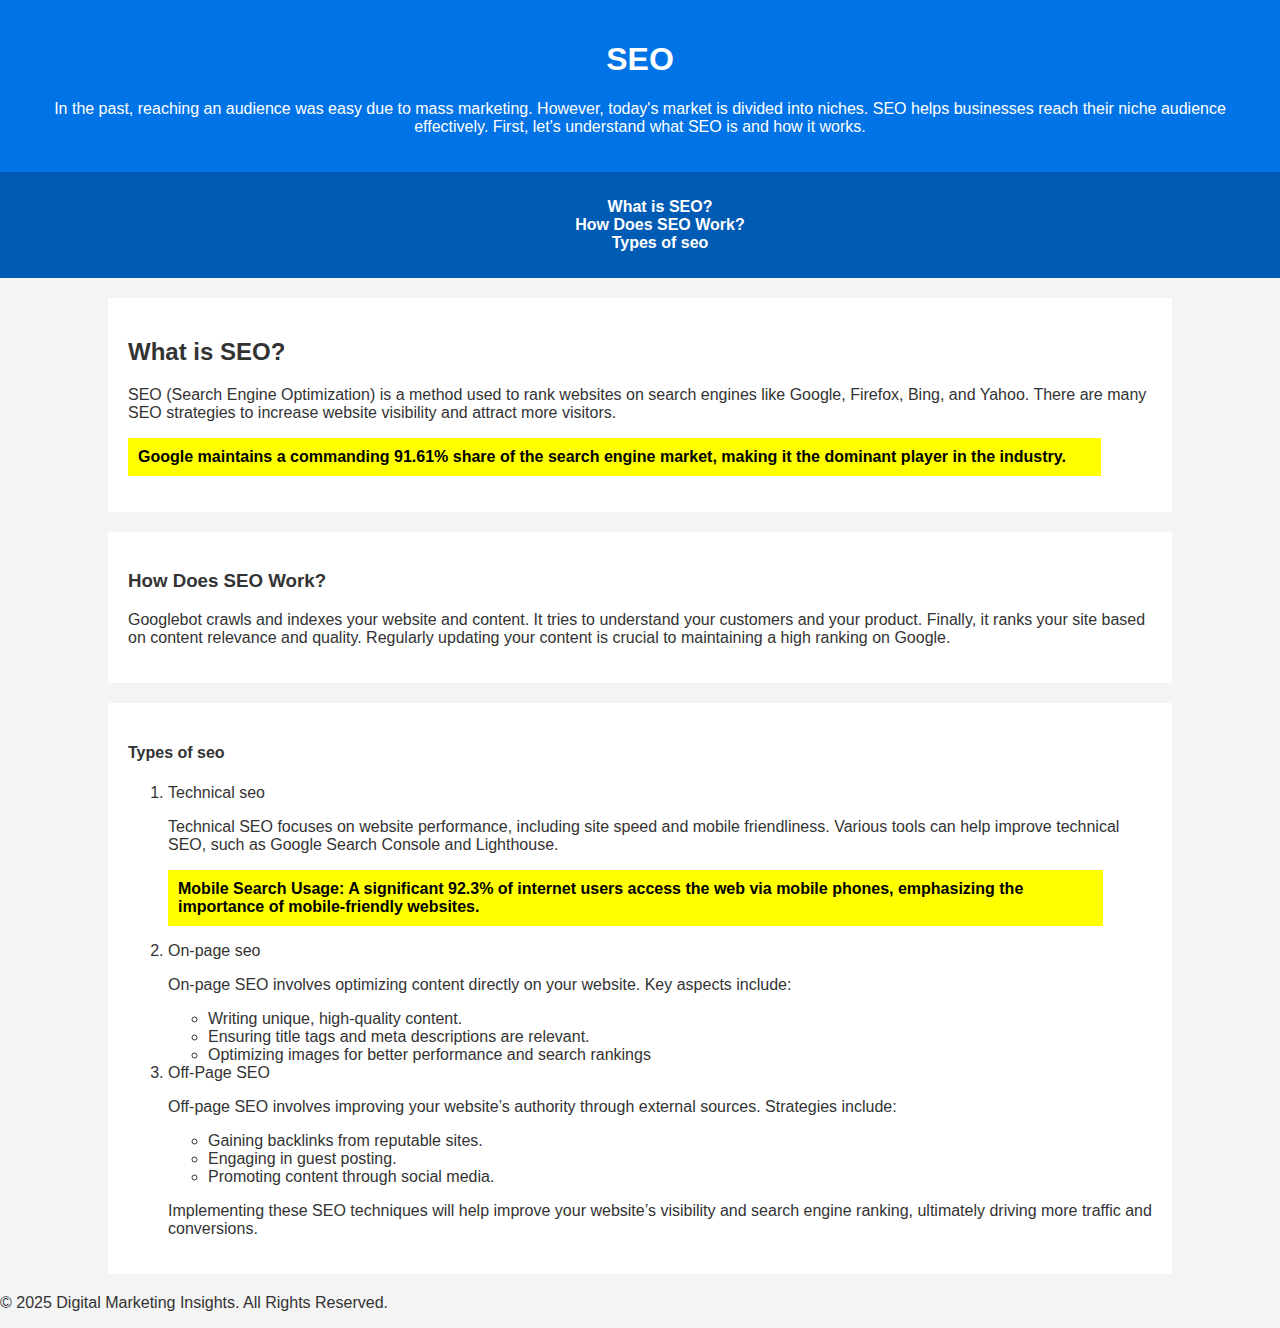
<file: seo.html>
<!DOCTYPE html>
<html lang="en">
  <head>
    <meta charset="UTF-8" />
    <meta name="viewport" content="width=device-width, initial-scale=1.0" />
<meta name="description" content="Understand the basics of SEO, including keyword research, on-page and off-page optimization, and ranking factors to improve website visibility.">

    <title>SEO basics</title>
  </head>
  <link rel="stylesheet" href="seo.css" />
  <body>
    <header>
      <h1>SEO</h1>

      <p>
        In the past, reaching an audience was easy due to mass marketing.
        However, today's market is divided into niches. SEO helps businesses
        reach their niche audience effectively. First, let's understand what SEO
        is and how it works.
      </p>
    </header>
    <nav>
      <ul>
        <li><a href="#What-is-SEO?"> What is SEO?</a></li>
        <li><a href="#How-Does-SEO-Work?">How Does SEO Work?</a></li>
        <li><a href="#Types-of-seo">Types of seo</a></li>
      </ul>
    </nav>
    <section id="#What-is-SEO?">
      <h2>What is SEO?</h2>
      <p>
        SEO (Search Engine Optimization) is a method used to rank websites on
        search engines like Google, Firefox, Bing, and Yahoo. There are many SEO
        strategies to increase website visibility and attract more visitors.
      </p>
      <p class="stats-1">
        Google maintains a commanding 91.61% share of the search engine market,
        making it the dominant player in the industry.
      </p>
    </section>

    <section id="How-Does-SEO-Work?">
      <h3>How Does SEO Work?</h3>
      <p>
        Googlebot crawls and indexes your website and content. It tries to
        understand your customers and your product. Finally, it ranks your site
        based on content relevance and quality. Regularly updating your content
        is crucial to maintaining a high ranking on Google.
      </p>
    </section>
    <section id="Types-of-seo">
      <h4>Types of seo</h4>
      <ol>
        <li>Technical seo</li>
        <p>
          Technical SEO focuses on website performance, including site speed and
          mobile friendliness. Various tools can help improve technical SEO,
          such as Google Search Console and Lighthouse.
        </p>
        <p class="stats-2">
          Mobile Search Usage: A significant 92.3% of internet users access the
          web via mobile phones, emphasizing the importance of mobile-friendly
          websites.
        </p>
        <li>On-page seo</li>
        <p>
          On-page SEO involves optimizing content directly on your website. Key
          aspects include:
        </p>
        <ul>
          <li>Writing unique, high-quality content.</li>
          <li>Ensuring title tags and meta descriptions are relevant.</li>
          <li>Optimizing images for better performance and search rankings</li>
        </ul>
        <li>Off-Page SEO</li>
        <p>
          Off-page SEO involves improving your website’s authority through
          external sources. Strategies include:
        </p>
        <ul>
          <li>Gaining backlinks from reputable sites.</li>
          <li>Engaging in guest posting.</li>
          <li>Promoting content through social media.</li>
        </ul>
        <p>
          Implementing these SEO techniques will help improve your website’s
          visibility and search engine ranking, ultimately driving more traffic
          and conversions.
        </p>
      </ol>
    </section>
    <footer>
      <p>&copy; 2025 Digital Marketing Insights. All Rights Reserved.</p>
    </footer>
  </body>
</html>
</file>
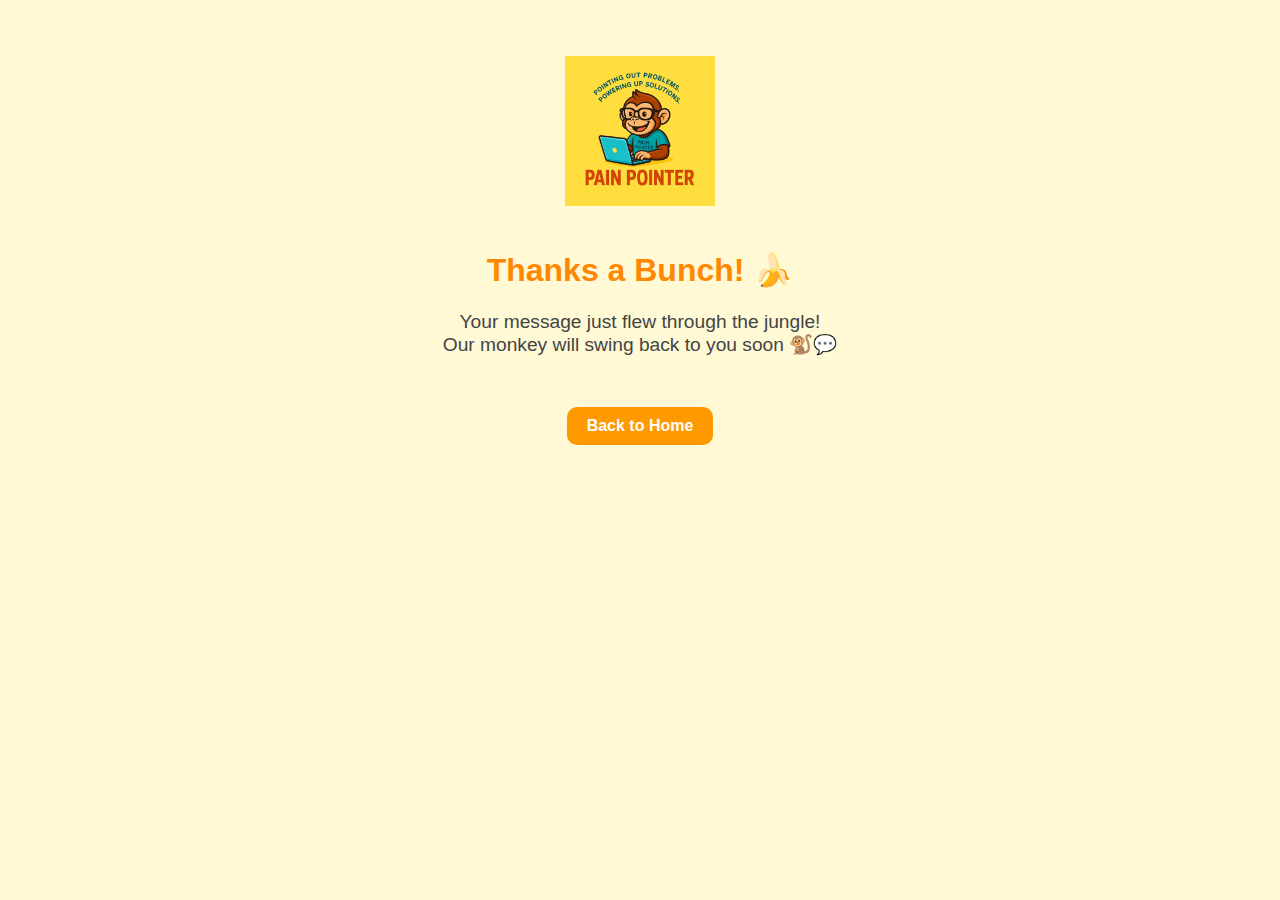
<file: thankyou.html>
<!DOCTYPE html>
<html lang="en">
<head> 
<!-- Google Tag Manager -->
<script>(function(w,d,s,l,i){w[l]=w[l]||[];w[l].push({'gtm.start':
new Date().getTime(),event:'gtm.js'});var f=d.getElementsByTagName(s)[0],
j=d.createElement(s),dl=l!='dataLayer'?'&l='+l:'';j.async=true;j.src=
'https://www.googletagmanager.com/gtm.js?id='+i+dl;f.parentNode.insertBefore(j,f);
})(window,document,'script','dataLayer','GTM-56FCSZBX');</script>
<!-- End Google Tag Manager -->
  <meta charset="UTF-8">
  <meta name="viewport" content="width=device-width, initial-scale=1.0">
  <title>Thanks a Bunch 🍌</title>
  <style>
    body {
      font-family: 'Comic Sans MS', sans-serif;
      background-color: #fff9d6;
      text-align: center;
      padding: 3rem;
      color: #444;
    }
    img {
      width: 150px;
      margin-bottom: 20px;
    }
    h1 {
      color: #ff8800;
    }
    p {
      font-size: 1.2rem;
    }
    a {
      display: inline-block;
      margin-top: 2rem;
      text-decoration: none;
      background: #ff9900;
      padding: 10px 20px;
      border-radius: 10px;
      color: white;
      font-weight: bold;
    }
  </style>
</head>
<body> 
<!-- Google Tag Manager (noscript) -->
<noscript><iframe src="https://www.googletagmanager.com/ns.html?id=GTM-56FCSZBX"
height="0" width="0" style="display:none;visibility:hidden"></iframe></noscript>
<!-- End Google Tag Manager (noscript) -->
  <img src="logo.webp" alt="Pain Pointer Monkey" />
  <h1>Thanks a Bunch! 🍌</h1>
  <p>Your message just flew through the jungle!<br>
  Our monkey will swing back to you soon 🐒💬</p>
  <a href="index.html">Back to Home</a>
</body>
</html>
</file>
<file: style.css>
.sections,body{padding:0;margin:0}body,h1{margin:0}.first-img,.intro{border-radius:10px;box-shadow:0 4px 8px rgba(0,0,0,.1)}body{font-family:Arial,sans-serif;background-color:#f4f4f4;text-align:center}header{background-color:#663300;padding:15px;color:#fff;text-transform:uppercase}nav{background-color:#333;padding:10px 0}.sections{list-style:none;display:flex;justify-content:center;gap:20px}.sections li{display:inline}.sections li a{text-decoration:none;color:#fff;padding:10px 15px;background-color:#8C3B00;border-radius:5px;transition:.3s}.sections li a:hover{background-color:#c50}.intro{background-color:#fff;padding:20px;margin:20px auto;width:80%;font-size:1.1em;line-height:1.6}.image-section{display:flex;justify-content:center;margin:20px;max-width:100%;height:auto}.first-img{width:50%;max-width:300px}@media (max-width:768px){.sections{flex-direction:column;align-items:center;gap:10px}.intro{width:90%}.first-img{width:80%}}
</file>
<file: seo.css>
header,nav{text-align:center}body{font-family:sans-serif;margin:0;padding:0;background-color:#f4f4f4;color:#333}nav{background:#005bb5;padding:10px}header{background:hwb(210 0 10%);color:#fff;padding:20px}nav ul{list-style:none}nav li a{color:#fff;text-decoration:none;font-weight:700}section{background:#fff;margin:20px auto;padding:20px;width:80%;box-shadow:0 0p 10px rgba(0,0,0,.1)}p.stats-1,p.stats-2{background:#ff0;color:#000000;padding:10px;margin-right:5%;font-weight:700}@media screen and (max-width:400px){h1{color:brown}}
</file>
<file: blog.css>
.blog-item,body,h1{text-align:center}.blog-item a:hover,h1{color:#007bff}body{font-family:Arial,sans-serif;margin:0;padding:0;background-color:#f4f4f4}h1{margin-top:20px}section{display:flex;flex-wrap:wrap;justify-content:center;gap:20px;padding:20px}.blog-item{background-color:#fff;padding:20px;border-radius:10px;box-shadow:0 0 10px rgba(0,0,0,.1);max-width:300px;border:2px solid #007bff;transition:transform .3s ease-in-out}.blog-item:hover{transform:scale(1.05)}.blog-item img{width:100%;max-width:250px;height:auto;border-radius:5px;object-fit:cover}.blog-item a{display:block;margin-top:10px;text-decoration:none;font-weight:700;color:#333}@media (max-width:768px){section{flex-direction:column;align-items:center}}
</file>
<file: contact.css>
body{margin:0;padding:0;font-family:Arial,sans-serif;background-color:#f4f4f4;text-align:center}.contact-page{padding:40px 20px;max-width:600px;margin:40px auto;background-color:#fff;border-radius:8px;box-shadow:0 4px 8px rgba(0,0,0,.1)}h1{color:#f60;margin-bottom:20px}.contact-page p{font-size:1.1rem;color:#333;line-height:1.6;margin:10px 0}a{color:#007bff;text-decoration:none;transition:color .3s}a:hover{color:#0056b3}.x-link{display:inline-flex;align-items:center;gap:8px}.x-link svg{width:24px;height:24px;fill:#000}@media (max-width:600px){.contact-page{padding:20px 10px;margin:20px}h1{font-size:1.8rem}.contact-page p{font-size:1rem}.x-link svg{width:20px;height:20px}}
</file>
<file: digital-marketing.css>
footer,nav{text-align:center;background:#005bb5}body{font-family:Arial,sans-serif;margin:0;padding:0;background-color:#f4f4f4;color:#333}header{background:hwb(210 0 10%);color:#fff;text-align:center;padding:20px}nav{padding:10px}nav ul{list-style:none;padding:0}nav ul li{display:inline;margin:0 15px}nav ul li a{color:#fff;text-decoration:none;font-weight:700}section{background:#fff;margin:20px auto;padding:20px;width:80%;box-shadow:0 0 10px rgba(0,0,0,.1)}h2{color:#0073e6}footer{padding:15px;color:#fff;margin-top:20px}
</file>
<file: dataprivacyblog.css>
/* Base Reset and Typography */
body {
  margin: 0;
  padding: 0;
  font-family: "Comic Sans MS", cursive, sans-serif;
  background-color: #fffbe7;
  color: #333;
  line-height: 1.6;
}

/* Header Styling */
header.site-header {
  background-color: #ffd166;
  padding: 20px;
  display: flex;
  align-items: center;
  justify-content: flex-start;
  gap: 15px;
  border-bottom: 4px dashed #ef476f;
}

.logo {
  width: 60px;
  height: auto;
}

.site-header h1 {
  font-size: 2.2rem;
  margin: 0;
  color: #073b4c;
  text-shadow: 1px 1px #ffa07a;
}

/* Blog Title Header */
body > header h1 {
  font-size: 1.8rem;
  text-align: center;
  color: #ef476f;
  padding: 20px;
  background: #ffd6a5;
  border-top: 5px solid #06d6a0;
  border-bottom: 5px solid #118ab2;
  margin: 0;
}

/* Sections */
section {
  padding: 20px;
  margin: 20px;
  background: #fdfcdc;
  border-radius: 10px;
  box-shadow: 0 2px 6px rgba(0, 0, 0, 0.1);
}

h2 {
  color: #073b4c;
  border-left: 5px solid #ffd166;
  padding-left: 10px;
}

/* Funny Story Styling */
section:nth-of-type(2) {
  background: #d0f4de;
  border: 3px dashed #06d6a0;
  position: relative;
}

section:nth-of-type(2)::before {
  content: "🐒 STORY TIME!";
  position: absolute;
  top: -15px;
  left: 20px;
  background: #06d6a0;
  color: white;
  padding: 5px 10px;
  font-weight: bold;
  border-radius: 5px;
}

/* Wrap It Up Section Styling */
section:last-of-type {
  background: #ffcad4;
  border: 4px dotted #ef476f;
  font-style: italic;
  position: relative;
}

section:last-of-type::before {
  content: "🎉 WRAP IT UP!";
  position: absolute;
  top: -15px;
  left: 20px;
  background: #ef476f;
  color: white;
  padding: 5px 10px;
  font-weight: bold;
  border-radius: 5px;
}

/* List Styling */
ol li,
ul li {
  margin-bottom: 15px;
  background: #fff7e0;
  padding: 10px;
  border-left: 5px solid #ffd166;
  border-radius: 5px;
}

/* Emphasis Styling */
strong {
  color: #ef476f;
}

/* Responsive Design */
@media (max-width: 768px) {
  .site-header {
    flex-direction: row;
    flex-wrap: wrap;
    text-align: center;
    justify-content: center;
  }

  .logo {
    width: 45px;
  }

  .site-header h1 {
    font-size: 1.5rem;
  }

  body > header h1 {
    font-size: 1.4rem;
    padding: 10px;
  }

  section {
    margin: 10px;
    padding: 15px;
  }
}

.download-section {
  margin-top: 100px;
  padding: 20px;
}

.download-section h2 {
  color: #ef476f;
  font-size: 2rem;
  margin-bottom: 10px;
}

.download-section p {
  font-size: 1.2rem;
  margin-bottom: 20px;
}

.download-btn {
  display: inline-block;
  background-color: #ff6347;
  color: white;
  padding: 12px 20px;
  font-size: 1rem;
  border: none;
  border-radius: 8px;
  cursor: pointer;
  text-decoration: none;
  box-shadow: 2px 2px 8px rgba(0, 0, 0, 0.2);
  transition: background-color 0.3s ease;
}

.download-btn:hover {
  background-color: #ff4500;
}

/* Container layout */
.privacy-section {
  display: flex;
  align-items: flex-start;
  gap: 30px;
  flex-wrap: wrap;
  padding: 20px;
}

/* Left side image */
.image-box img {
  max-width: 100%;
  height: auto;
  width: 250px; /* You can adjust this */
  border-radius: 10px;
}

/* Right side FAQ content */
.faq-box {
  flex: 1;
  min-width: 300px;
}

/* FAQ box style */
.faq {
  background-color: #fff3cd;
  padding: 15px;
  margin-bottom: 20px;
  border-left: 6px solid #ffa502;
  border-radius: 8px;
  box-shadow: 2px 2px 8px rgba(0, 0, 0, 0.1);
}

/* FAQ question style */
.questions {
  font-weight: bold;
  font-size: 1.1em;
  margin-bottom: 5px;
}

/* Chant style */
.chant {
  background-color: #fce4ec;
  padding: 10px;
  border-left: 4px dashed hotpink;
  margin-top: 10px;
  border-radius: 6px;
  font-style: italic;
}

/* Topic heading */
#TOPIC {
  font-size: 1.8em;
  font-weight: bold;
  margin-bottom: 20px;
  color: #333;
}

/* Responsive behavior */
@media (max-width: 768px) {
  .privacy-section {
    flex-direction: column;
    align-items: center;
  }

  .image-box img {
    width: 70%;
  }

  .faq-box {
    width: 100%;
  }
}

/* Feedback Button */
#feedbackBtn {
  background-color: #ffcb05;
  color: #5d3a00;
  padding: 15px 25px;
  font-size: 18px;
  font-weight: bold;
  border: none;
  border-radius: 50px;
  cursor: pointer;
  box-shadow: 0 5px 10px rgba(0, 0, 0, 0.2);
  transition: transform 0.2s ease;
}

#feedbackBtn:hover {
  transform: scale(1.05);
  background-color: #ffe066;
}

/* Modal Background */
.modal {
  display: none;
  position: fixed;
  z-index: 999;
  top: 0;
  left: 0;
  width: 100%;
  height: 100%;
  background: rgba(0, 0, 0, 0.6);
  justify-content: center;
  align-items: center;
}

/* Modal Content */
.modal-content {
  background-color: #ffffff;
  padding: 30px;
  border-radius: 20px;
  width: 90%;
  max-width: 400px;
  box-shadow: 0 0 20px rgba(0, 0, 0, 0.3);
  text-align: center;
  position: relative;
  animation: popup 0.3s ease-out;
}

@keyframes popup {
  from {
    transform: scale(0.85);
    opacity: 0;
  }
  to {
    transform: scale(1);
    opacity: 1;
  }
}

/* Close Button */
.close {
  position: absolute;
  top: 10px;
  right: 20px;
  font-size: 28px;
  cursor: pointer;
  color: #888;
}

/* Text Area */
textarea {
  width: 100%;
  padding: 10px;
  border: 2px dashed #ffc107;
  border-radius: 10px;
  font-size: 14px;
  margin-top: 15px;
  resize: none;
}

/* Submit Button */
.submitBtn {
  background-color: #4caf50;
  color: white;
  border: none;
  padding: 10px 20px;
  border-radius: 25px;
  margin-top: 15px;
  cursor: pointer;
  font-size: 16px;
}

.submitBtn:hover {
  background-color: #45a049;
}
</file>
